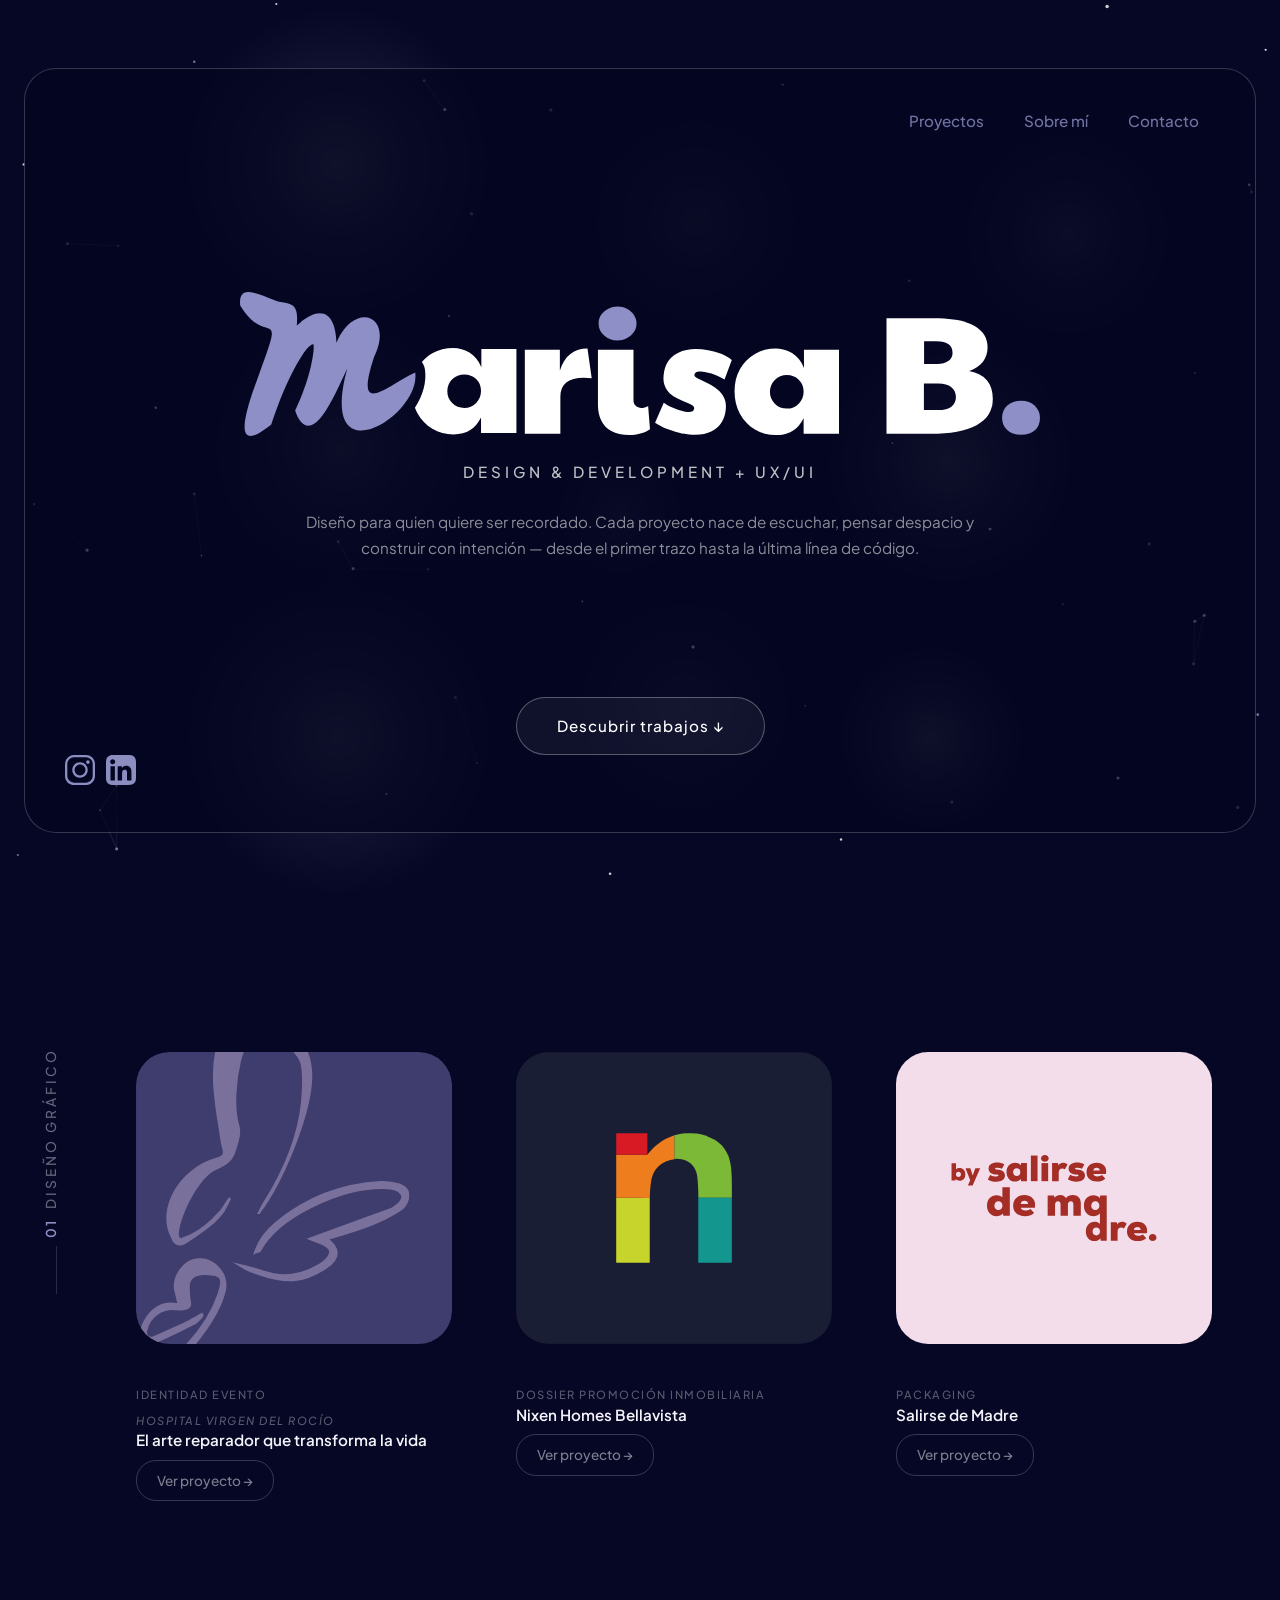
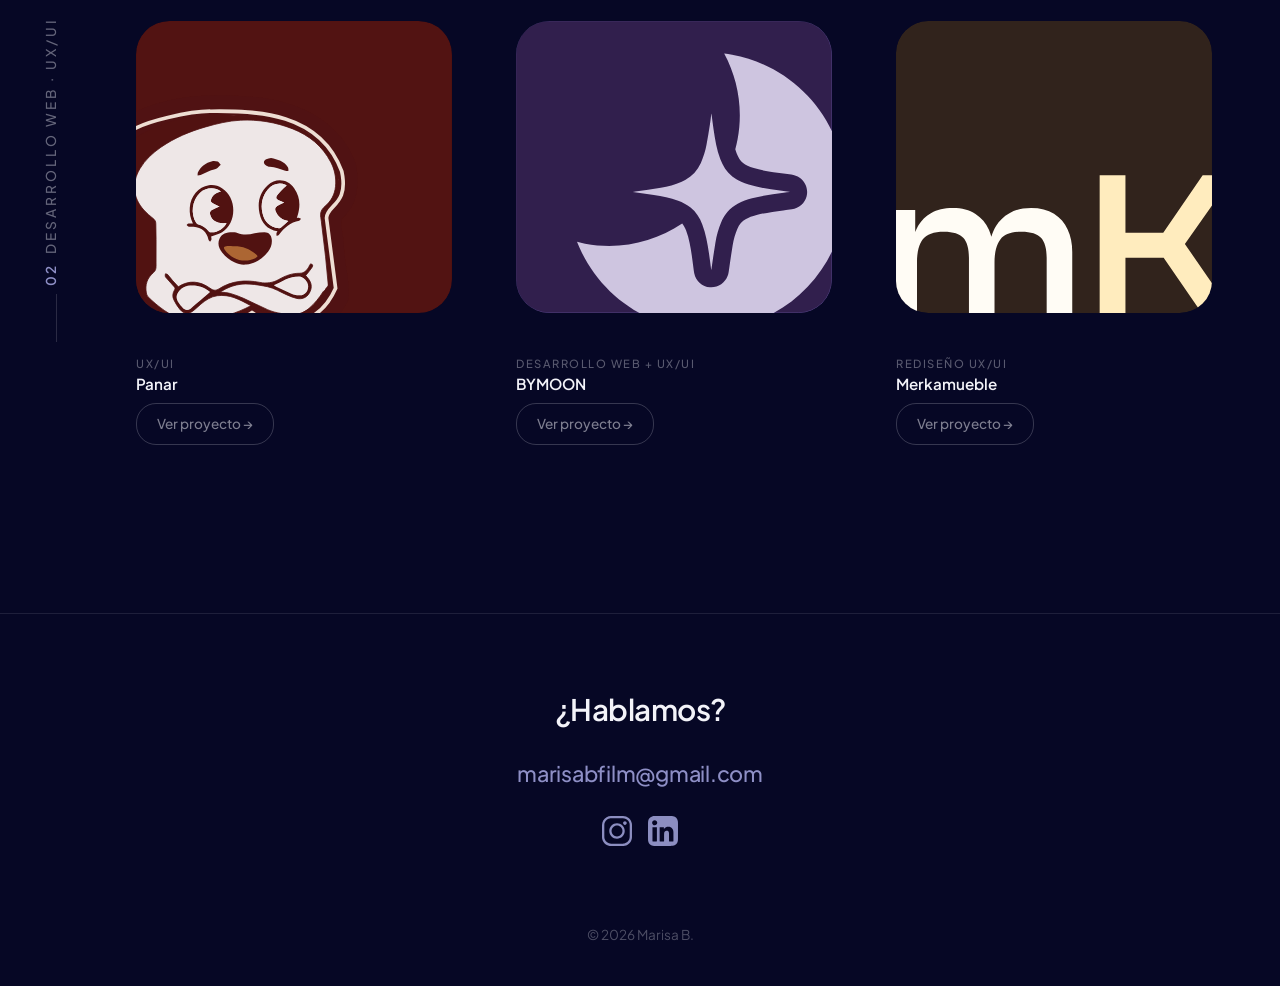
<file: index.html>
<!DOCTYPE html>
<html lang="es">

<head>
    <meta charset="UTF-8">
    <meta name="viewport" content="width=device-width, initial-scale=1.0">
    <title>Marisa B. — Portfolio</title>
    <link rel="preconnect" href="https://fonts.googleapis.com">
    <link rel="preconnect" href="https://fonts.gstatic.com" crossorigin>
    <link
        href="https://fonts.googleapis.com/css2?family=Paytone+One&family=Plus+Jakarta+Sans:wght@400;500;600;700&display=swap"
        rel="stylesheet">
    <link rel="stylesheet" href="styles.css">
    <style>
        /* Un solo canvas cubre toda la hero-container, sin backdrop-filter penalty */
        #mainCanvas {
            position: absolute;
            inset: 0;
            width: 100%;
            height: 100%;
            z-index: 1;
            pointer-events: none;
            will-change: transform;
        }

        /* Quitar el canvas de nebula de la card (ya no existe) */
        .nebula-canvas {
            display: none;
        }
    </style>
</head>

<body>

    <nav class="sticky-nav" id="stickyNav">

        <h1>
            <a href="index.html">
                <img src="svg/mb.blancopunto.svg" alt="Marisa B." id="stickyNavLogo">
        </h1>
        </a>
        <div class="sticky-nav-links">
            <a href="#proyectos">Proyectos</a>
            <a href="sobre-mi.html">Sobre mí</a>
            <a href="contacto.html">Contacto</a>

        </div>
    </nav>

    <header class="hero-container">

        <!-- Canvas único para partículas + blobs -->
        <canvas id="mainCanvas"></canvas>

        <div class="unified-glass-card" id="glassCard">

            <div class="card-header">
                <nav class="card-nav">
                    <a href="#proyectos">Proyectos</a>
                    <a href="sobre-mi.html">Sobre mí</a>
                    <a href="contacto.html">Contacto</a>

                </nav>
            </div>

            <div class="card-body-centered">
                <div class="hero-title-mini" id="heroTitle">
                    <img src="svg/marisab.blanco.svg" alt="Marisa B." id="heroTitleImg">
                </div>

                <p class="hero-mini-desc">Design & Development + UX/UI</p>

                <p class="hero-bio">Diseño para quien quiere ser recordado. Cada proyecto nace de escuchar, pensar
                    despacio y construir
                    con intención — desde el primer trazo hasta la última línea de código.</p>

            </div>

            <div class="card-footer-simple">
                <a href="#proyectos" class="btn-discover">Descubrir trabajos ↓</a>
            </div>

            <div class="redes-nav">
                <a href="https://www.instagram.com/marisabfilm" target="_blank" rel="noopener">
                    <img src="svg/instagram.svg" alt="" width="30rem">
                </a>
                <a href="https://www.linkedin.com/in/maríaisabelbautistafernández/" target="_blank" rel="noopener">
                    <img src="svg/linkedin.svg" alt="" width="30rem">
                </a>
            </div>

        </div>
    </header>

    <main id="proyectos" class="projects-section">



        <!-- CATEGORÍA 01 -->
        <div class="category-block">
            <div class="category-label">
                <div class="category-label-inner">
                    <span class="category-index">01</span>
                    <span class="category-name">Diseño Gráfico</span>
                </div>
                <div class="category-line"></div>
            </div>


            <div class="editorial-grid">
                <a href="arte-reparador.html">
                    <article class="editorial-card editorial-card--tall">
                        <div class="editorial-image">
                            <img src="svg/artereparador.recuadro.svg" alt="">
                        </div>
                        <div class="editorial-info">
                            <span class="editorial-tag">Identidad Evento <br><em>Hospital Virgen del Rocío</em></span>
                            <h3 class="editorial-title">El arte reparador que transforma la vida</h3>

                            <a href="#" class="editorial-link">Ver proyecto →</a>
                        </div>
                    </article>
                </a>

                <a href="nixen.html">
                    <article class="editorial-card">
                        <div class="editorial-image">
                            <img src="svg/niksen.recuadro.svg" alt="">
                        </div>
                        <div class="editorial-info">
                            <span class="editorial-tag">Dossier Promoción Inmobiliaria</span>
                            <h3 class="editorial-title">Nixen Homes Bellavista</h3>

                            <a href="#" class="editorial-link">Ver proyecto →</a>
                        </div>
                    </article>
                </a>

                <a href="salirse-de-madre.html">
                    <article class="editorial-card">
                        <div class="editorial-image">
                            <img src="svg/sdm.recuadro.svg" alt="">
                        </div>
                        <div class="editorial-info">
                            <span class="editorial-tag">Packaging</span>
                            <h3 class="editorial-title">Salirse de Madre</h3>

                            <a href="#" class="editorial-link">Ver proyecto →</a>
                        </div>
                    </article>
                </a>

                <a href="eagj.html">
                    <article class="editorial-card">
                        <div class="editorial-image">
                            <img src="svg/eagj.recuadro.svg" alt="">
                        </div>
                        <div class="editorial-info">
                            <span class="editorial-tag">Folleto Estrategia Buzoneo</span>
                            <h3 class="editorial-title">Experiencias Asequibles para Gente Joven</h3>

                            <a href="#" class="editorial-link">Ver proyecto →</a>
                        </div>
                    </article>
                </a>
            </div>
        </div>

        <!-- CATEGORÍA 02 -->
        <div class="category-block m-top">
            <div class="category-label">
                <div class="category-label-inner">
                    <span class="category-index">02</span>
                    <span class="category-name">Desarrollo Web · UX/UI</span>
                </div>
                <div class="category-line"></div>
            </div>


            <div class="editorial-grid">
                <a href="panar.html">
                    <article class="editorial-card">
                        <div class="editorial-image">
                            <img src="svg/panar.recuadro.svg" alt="Panar Imagen">
                        </div>
                        <div class="editorial-info">
                            <span class="editorial-tag">UX/UI</span>
                            <h3 class="editorial-title">Panar</h3>

                            <a href="panar.html" class="editorial-link">Ver proyecto →</a>
                        </div>
                    </article>
                </a>

                <a href="bymoon.html">
                <article class="editorial-card editorial-card--tall">
                    <div class="editorial-image">
                        <img src="svg/bymoon.recuadro.svg" alt="">
                    </div>
                    <div class="editorial-info">
                        <span class="editorial-tag">Desarrollo Web + UX/UI</span>
                        <h3 class="editorial-title">BYMOON</h3>

                        <a href="#" class="editorial-link">Ver proyecto →</a>
                    </div>
                </article>
                </a>

                <a href="merkamueble.html">
                    <article class="editorial-card">
                        <div class="editorial-image">
                            <img src="svg/merkamueble.recuadro.svg" alt="">
                        </div>
                        <div class="editorial-info">
                            <span class="editorial-tag">Rediseño UX/UI</span>
                            <h3 class="editorial-title">Merkamueble</h3>

                            <a href="#" class="editorial-link">Ver proyecto →</a>
                        </div>
                    </article>
                </a>

                <a href="zara.html">
                <article class="editorial-card editorial-card--tall">
                    <div class="editorial-image">
                        <img src="svg/zara.recuadro.svg" alt="">
                    </div>
                    <div class="editorial-info">
                        <span class="editorial-tag">Rediseño UX/UI</span>
                        <h3 class="editorial-title">Zara</h3>

                        <a href="#" class="editorial-link">Ver proyecto →</a>
                    </div>
                </article>
                </a>



            </div>
        </div>

    </main>

    <footer class="main-footer" id="contacto">
        <div class="footer-contact">
            <p class="footer-contact-label">¿Hablamos?</p>
            <a href="mailto:marisabfilm@gmail.com" class="footer-contact-email">marisabfilm@gmail.com</a>
            <div class="footer-contact-links">
                <a href="https://www.instagram.com/marisabfilm" target="_blank" rel="noopener">
                    <img src="svg/instagram.svg" alt="" width="30rem">
                </a>
                <a href="https://www.linkedin.com/in/maríaisabelbautistafernández/" target="_blank" rel="noopener">
                    <img src="svg/linkedin.svg" alt="" width="30rem">
                </a>
            </div>
        </div>
        <p class="footer-copy">&copy; 2026 Marisa B.</p>
    </footer>

    <script>
        const card = document.getElementById('glassCard');
        const mainCanvas = document.getElementById('mainCanvas');
        const ctx = mainCanvas.getContext('2d');

        let W, H;

        // Redimensionar el canvas al tamaño del hero-container completo
        function resize() {
            const hero = document.querySelector('.hero-container');
            const r = hero.getBoundingClientRect();
            W = mainCanvas.width = r.width;
            H = mainCanvas.height = r.height;
        }
        resize();
        window.addEventListener('resize', resize);

        // ── Ratón ─────────────────────────────────────────────────────────────────
        // Un único listener en el hero-container para ambas animaciones
        let mouse = { x: -9999, y: -9999 };

        document.querySelector('.hero-container').addEventListener('mousemove', e => {
            const r = mainCanvas.getBoundingClientRect();
            mouse.x = e.clientX - r.left;
            mouse.y = e.clientY - r.top;
        });
        document.querySelector('.hero-container').addEventListener('mouseleave', () => {
            mouse.x = -9999;
            mouse.y = -9999;
        });

        // ── Blobs ─────────────────────────────────────────────────────────────────
        // Los blobs se dibujan en coordenadas relativas a la card
        let cardOffsetX = 0, cardOffsetY = 0;

        function updateCardOffset() {
            const heroR = document.querySelector('.hero-container').getBoundingClientRect();
            const cardR = card.getBoundingClientRect();
            cardOffsetX = cardR.left - heroR.left;
            cardOffsetY = cardR.top - heroR.top;
        }
        updateCardOffset();
        window.addEventListener('resize', updateCardOffset);

        class Blob {
            constructor(i) {
                this.r = 70 + Math.random() * 100;
                this.alpha = 0.07 + Math.random() * 0.09;
                this.alphaCur = this.alpha;
                this.vx = (Math.random() - 0.5) * 4;
                this.vy = (Math.random() - 0.5) * 4;
                const cols = 3, rows = 3;
                const col = i % cols, row = Math.floor(i / cols);
                const BW = card.offsetWidth || 800;
                const BH = card.offsetHeight || 600;
                this.x = (col + 0.2 + Math.random() * 0.6) * (BW / cols);
                this.y = (row + 0.2 + Math.random() * 0.6) * (BH / rows);
                this.pickTarget();
            }

            pickTarget() {
                const BW = card.offsetWidth || 800;
                const BH = card.offsetHeight || 600;
                const m = this.r * 0.4;
                this.tx = m + Math.random() * (BW - m * 2);
                this.ty = m + Math.random() * (BH - m * 2);
                this.timer = 80 + Math.random() * 140;
            }

            update() {
                const BW = card.offsetWidth || 800;
                const BH = card.offsetHeight || 600;
                if (--this.timer <= 0) this.pickTarget();

                const dx = this.tx - this.x, dy = this.ty - this.y;
                const d = Math.sqrt(dx * dx + dy * dy) || 1;
                this.vx += (dx / d) * 0.14;
                this.vy += (dy / d) * 0.14;

                blobs.forEach(other => {
                    if (other === this) return;
                    const ox = this.x - other.x, oy = this.y - other.y;
                    const od = Math.sqrt(ox * ox + oy * oy) || 1;
                    const minDist = this.r + other.r;
                    if (od < minDist) {
                        const f = (1 - od / minDist) * 0.6;
                        this.vx += (ox / od) * f;
                        this.vy += (oy / od) * f;
                    }
                });

                // El ratón en coordenadas de la card
                const mx = this.x - (mouse.x - cardOffsetX);
                const my = this.y - (mouse.y - cardOffsetY);
                const md = Math.sqrt(mx * mx + my * my) || 1;
                if (md < 220) {
                    const f = (1 - md / 220) * 4.5;
                    this.vx += (mx / md) * f;
                    this.vy += (my / md) * f;
                    this.alphaCur += (this.alpha * 0.15 - this.alphaCur) * 0.08;
                } else {
                    this.alphaCur += (this.alpha - this.alphaCur) * 0.05;
                }

                this.vx *= 0.90;
                this.vy *= 0.90;

                const spd = Math.sqrt(this.vx * this.vx + this.vy * this.vy);
                const MAX = 5.5;
                if (spd > MAX) { this.vx = this.vx / spd * MAX; this.vy = this.vy / spd * MAX; }

                this.x += this.vx;
                this.y += this.vy;

                const m = this.r * 0.3;
                if (this.x < m) this.vx += 0.8;
                if (this.x > BW - m) this.vx -= 0.8;
                if (this.y < m) this.vy += 0.8;
                if (this.y > BH - m) this.vy -= 0.8;
            }

            draw() {
                // Dibujar con offset para que queden dentro de la card
                const cx = this.x + cardOffsetX;
                const cy = this.y + cardOffsetY;
                const g = ctx.createRadialGradient(cx, cy, 0, cx, cy, this.r);
                g.addColorStop(0, `rgba(255,255,255,${this.alphaCur})`);
                g.addColorStop(0.45, `rgba(255,255,255,${this.alphaCur * 0.4})`);
                g.addColorStop(1, 'rgba(255,255,255,0)');
                ctx.beginPath();
                ctx.arc(cx, cy, this.r, 0, Math.PI * 2);
                ctx.fillStyle = g;
                ctx.fill();
            }
        }

        const blobs = Array.from({ length: 9 }, (_, i) => new Blob(i));

        // ── Partículas ────────────────────────────────────────────────────────────
        const COLORS = ['rgba(255,255,255,', 'rgba(142,143,198,'];

        class Particle {
            constructor() { this.reset(); }

            reset() {
                this.x = Math.random() * (W || 800);
                this.y = Math.random() * (H || 600);
                this.vx = (Math.random() - 0.5) * 0.4;
                this.vy = (Math.random() - 0.5) * 0.4;
                this.r = 0.8 + Math.random() * 1;
                this.color = COLORS[Math.floor(Math.random() * COLORS.length)];
                this.baseVx = this.vx;
                this.baseVy = this.vy;
            }

            update() {
                const dx = this.x - mouse.x;
                const dy = this.y - mouse.y;
                const dist = Math.sqrt(dx * dx + dy * dy);
                const REPULSE = 120;
                if (dist < REPULSE && dist > 0) {
                    const f = (1 - dist / REPULSE) * 3;
                    this.vx += (dx / dist) * f;
                    this.vy += (dy / dist) * f;
                }

                this.vx += (this.baseVx - this.vx) * 0.03;
                this.vy += (this.baseVy - this.vy) * 0.03;

                const spd = Math.sqrt(this.vx * this.vx + this.vy * this.vy);
                const MAX = 4;
                if (spd > MAX) { this.vx = this.vx / spd * MAX; this.vy = this.vy / spd * MAX; }

                this.x += this.vx;
                this.y += this.vy;

                if (this.x < 0) this.x = W;
                if (this.x > W) this.x = 0;
                if (this.y < 0) this.y = H;
                if (this.y > H) this.y = 0;
            }

            draw() {
                ctx.beginPath();
                ctx.arc(this.x, this.y, this.r, 0, Math.PI * 2);
                ctx.fillStyle = this.color + '0.8)';
                ctx.fill();
            }
        }

        const particles = Array.from({ length: 50 }, () => new Particle());
        const MAX_DIST = 100;
        const MAX_DIST2 = MAX_DIST * MAX_DIST;

        // ── Loop único ────────────────────────────────────────────────────────────
        (function masterLoop() {
            ctx.clearRect(0, 0, W, H);

            // Blobs (dentro de la card)
            blobs.forEach(b => { b.update(); b.draw(); });

            // Líneas entre partículas
            ctx.lineWidth = 0.8;
            for (let i = 0; i < particles.length; i++) {
                for (let j = i + 1; j < particles.length; j++) {
                    const dx = particles[i].x - particles[j].x;
                    const dy = particles[i].y - particles[j].y;
                    const d2 = dx * dx + dy * dy;
                    if (d2 < MAX_DIST2) {
                        const alpha = (1 - Math.sqrt(d2) / MAX_DIST) * 0.35;
                        ctx.beginPath();
                        ctx.moveTo(particles[i].x, particles[i].y);
                        ctx.lineTo(particles[j].x, particles[j].y);
                        ctx.strokeStyle = `rgba(180,180,220,${alpha})`;
                        ctx.stroke();
                    }
                }
            }
            particles.forEach(p => { p.update(); p.draw(); });

            requestAnimationFrame(masterLoop);
        })();

        // ── Vuelo del título al nav ───────────────────────────────────────────────
        const heroTitleEl = document.getElementById('heroTitle');
        const heroTitleImg = document.getElementById('heroTitleImg');
        const stickyNav = document.getElementById('stickyNav');
        const stickyLogo = document.getElementById('stickyNavLogo');

        let flightDone = false;

        function flyTitle() {
            if (flightDone) return;
            if (window.scrollY < 60) {
                heroTitleImg.style.opacity = '1';
                return;
            }
            flightDone = true;
            const fromRect = heroTitleEl.getBoundingClientRect();
            stickyNav.classList.add('visible');
            requestAnimationFrame(() => {
                const toRect = stickyLogo.getBoundingClientRect();
                const scale = Math.min(toRect.width / fromRect.width, toRect.height / fromRect.height);
                const clone = document.createElement('img');
                clone.src = heroTitleImg.src;
                clone.style.cssText = `
                    position: fixed;
                    top: ${fromRect.top}px;
                    left: ${fromRect.left}px;
                    width: ${fromRect.width}px;
                    height: ${fromRect.height}px;
                    transform-origin: top left;
                    transition: transform 0.65s cubic-bezier(0.4,0,0.2,1), opacity 0.4s ease;
                    pointer-events: none;
                    z-index: 9999;
                    opacity: 1;
                `;
                document.body.appendChild(clone);
                heroTitleImg.style.opacity = '0';
                const tx = toRect.left - fromRect.left;
                const ty = toRect.top - fromRect.top + (toRect.height - fromRect.height * scale) / 2;
                requestAnimationFrame(() => {
                    clone.style.transform = `translate(${tx}px, ${ty}px) scale(${scale})`;
                    clone.style.opacity = '0';
                });
                clone.addEventListener('transitionend', () => {
                    stickyLogo.classList.add('landed');
                    clone.remove();
                }, { once: true });
            });
        }

        function resetFlight() {
            if (!flightDone) return;
            if (window.scrollY < 30) {
                flightDone = false;
                heroTitleImg.style.opacity = '1';
                stickyNav.classList.remove('visible');
                stickyLogo.classList.remove('landed');
            }
        }

        function fadeHero() {
            const scrollY = window.scrollY;
            const maxScroll = 300;
            const opacity = Math.max(0, 1 - scrollY / maxScroll);
            card.style.opacity = opacity;
            mainCanvas.style.opacity = opacity;
        }

        window.addEventListener('scroll', () => {
            flyTitle();
            resetFlight();
            fadeHero();
        }, { passive: true });

        // ── Light mode al llegar a proyectos ─────────────────────────────────────
        const proyectosSection = document.getElementById('proyectos');
        const observer = new IntersectionObserver(([entry]) => {
            document.body.classList.toggle('light-mode', entry.isIntersecting);
        }, { threshold: 0.15 });
        observer.observe(proyectosSection);
    </script>

</body>

</html>
</file>
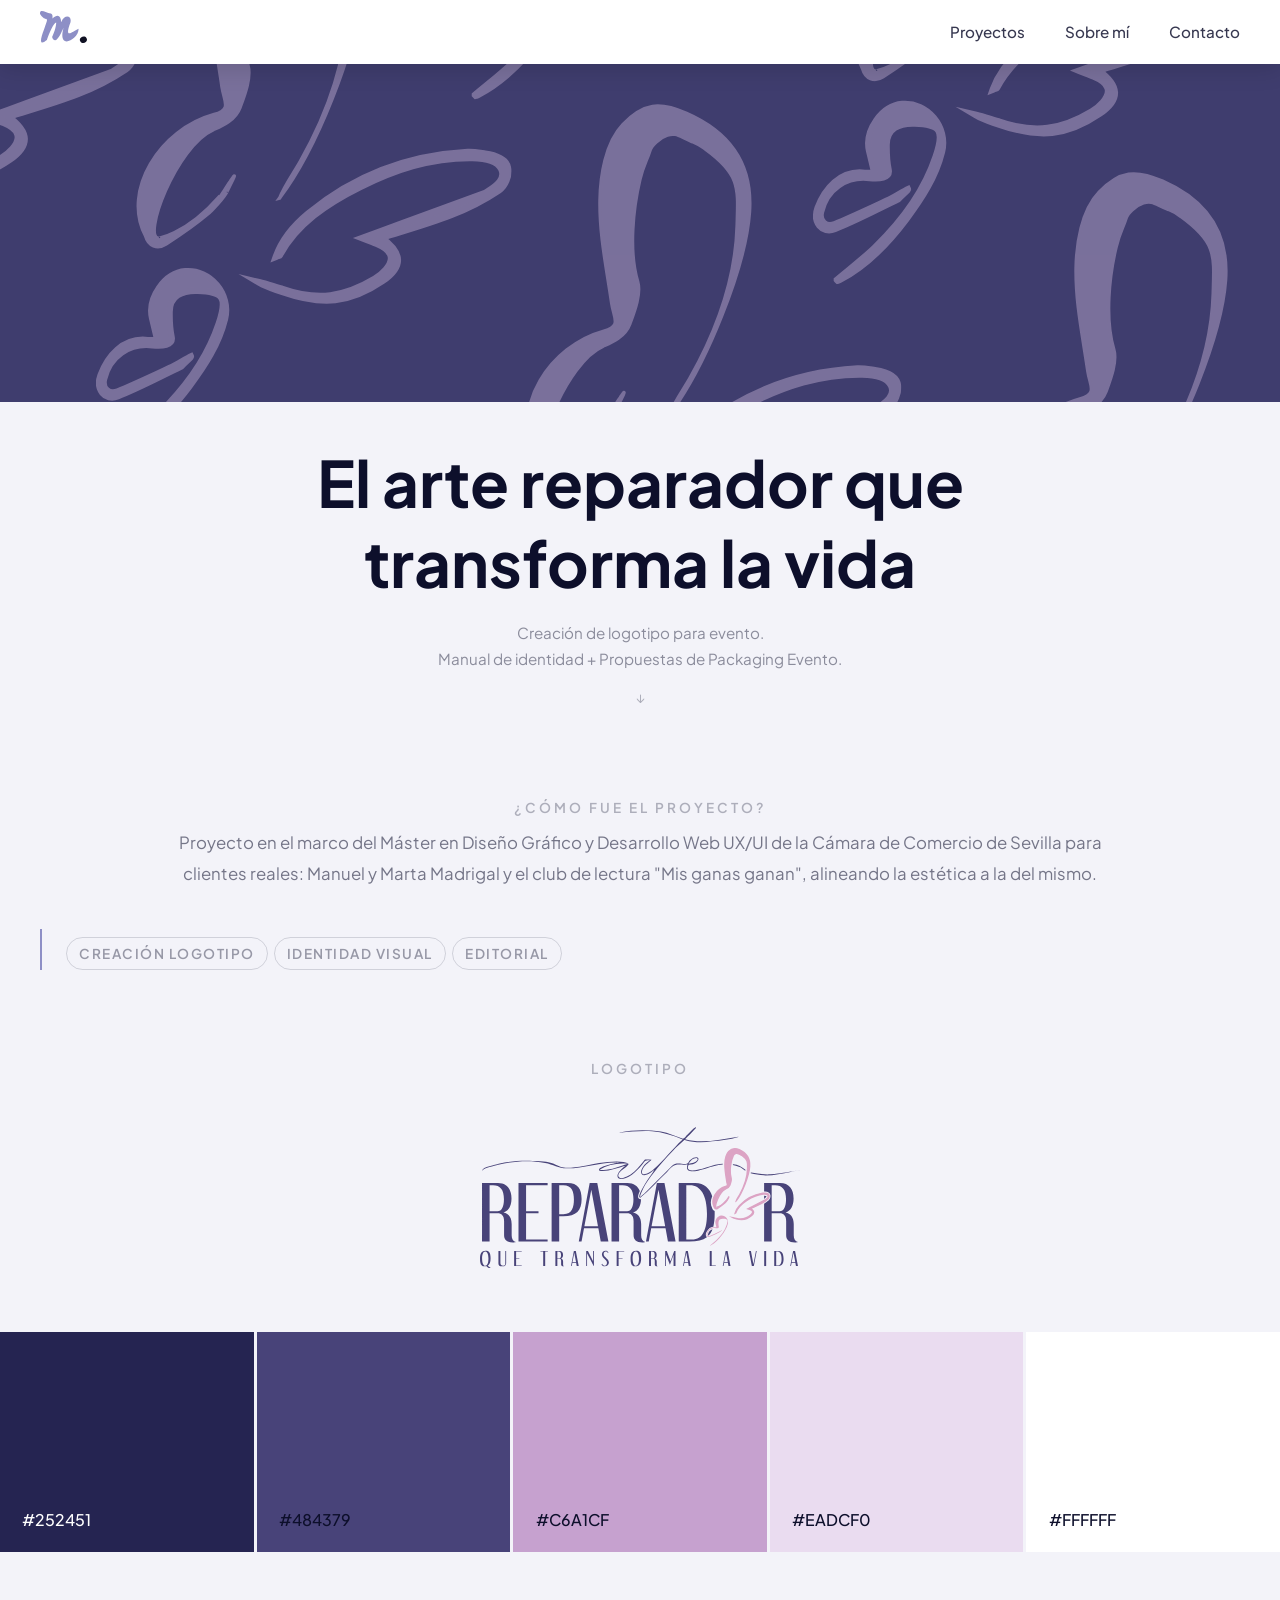
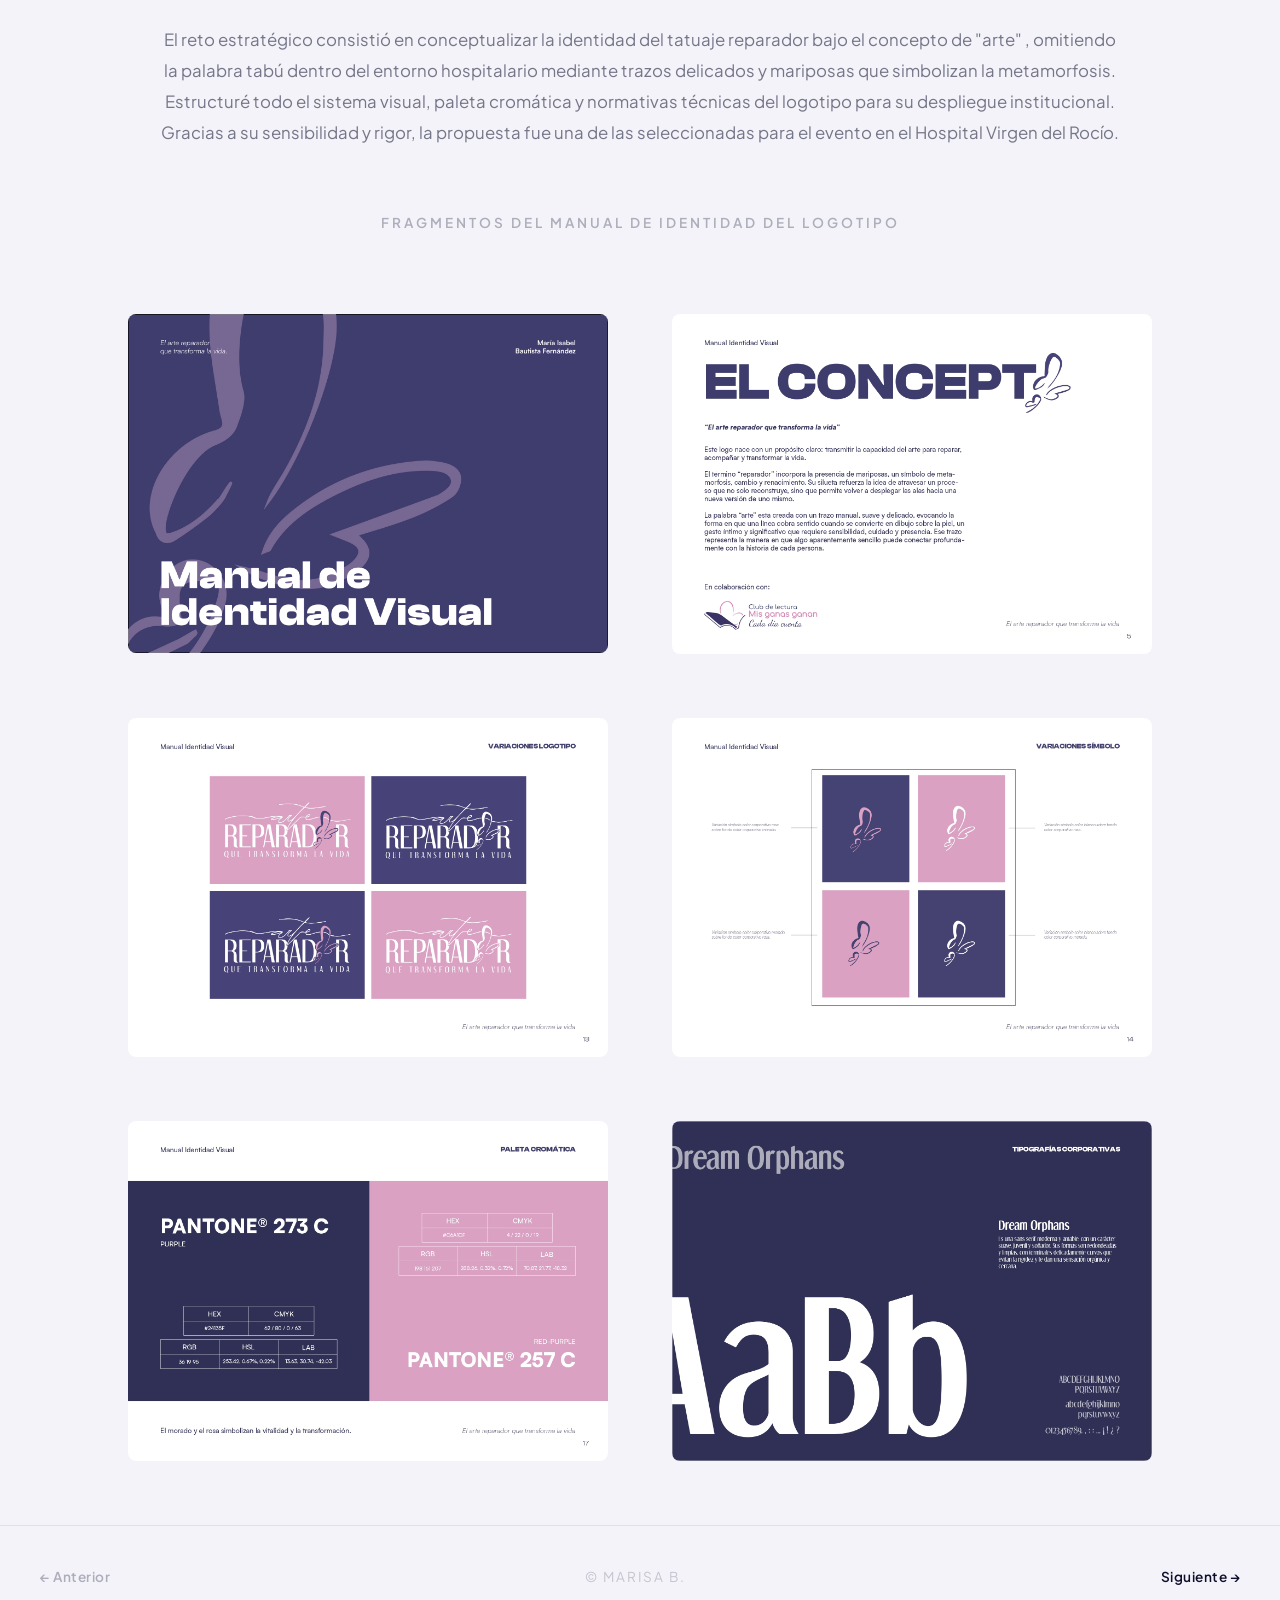
<file: arte-reparador.html>
<!DOCTYPE html>
<html lang="es">

<head>
    <meta charset="UTF-8">
    <meta name="viewport" content="width=device-width, initial-scale=1.0">
    <title>Proyecto — Marisa B.</title>
    <link rel="preconnect" href="https://fonts.googleapis.com">
    <link rel="preconnect" href="https://fonts.gstatic.com" crossorigin>
    <link href="https://fonts.googleapis.com/css2?family=Plus+Jakarta+Sans:wght@400;500;600;700&display=swap"
        rel="stylesheet">
    <link rel="stylesheet" href="styles.css">
    <link rel="stylesheet" href="proyecto-detalle.css">
</head>

<body class="project-page">

    <nav class="sticky-nav">
        <h1>
            <a href="index.html">
                <img src="svg/mb.lavanda.svg" alt="Marisa B." id="stickyNavLogo" class="landed">
            </a>
        </h1>
        <div class="sticky-nav-links">
            <a href="index.html">Proyectos</a>
            <a href="sobre-mi.html">Sobre mí</a>
            <a href="contacto.html">Contacto</a>
        </div>
    </nav>

    <main>

        <!-- HERO -->
        <div class="project-hero-img">

            <img src="svg/banner.arte-reparador.svg" alt="">
        </div>

        <div class="project-hero-body">
            <h2>El arte reparador que <br>transforma la vida</h2>
            <p class="project-hero-sub">Creación de logotipo para evento. <br> Manual de identidad + Propuestas de Packaging Evento.</p>
            <span class="project-scroll-hint">↓</span>
        </div>



        <!-- INTRO -->
        <div class="project-section">
            <div class="project-section-label">¿Cómo fue el proyecto?</div>
            <p>Proyecto en el marco del Máster en Diseño Gráfico y Desarrollo Web UX/UI de la
                Cámara de Comercio
                de Sevilla para clientes reales: Manuel y Marta Madrigal y el club de lectura "Mis ganas ganan", alineando la estética a la del mismo. 
                </p>
            <div class="project-rol">

                <div class="project-tags">
                    <span class="project-tag">Creación Logotipo</span>
                    <span class="project-tag">Identidad visual</span>
                    <span class="project-tag">Editorial</span>
                </div>
            </div>
        </div>

        <!-- LOGO + PERSONAJE -->
        <div class="project-brand">
            <div class="project-section-label">Logotipo</div>
            <img src="svg/arte-reparador.logotipo.svg" alt="Logotipo Panar" class="brand-logo">

        </div>

        <div class="project-panels arte-reparador-panels">
            <div class="panel panel-1 art">
                <p>#252451</p>
            </div>
            <div class="panel panel-2 art">
                <p>#484379</p>
            </div>
            <div class="panel panel-3 art">
                <p>#C6A1CF</p>
            </div>
            <div class="panel panel-4 art">
                <p>#EADCF0</p>
            </div>
            <div class="panel panel-5 art">
                <p>#FFFFFF</p>
            </div>
        </div>


        <div class="project-section last">

            <p>El reto
            estratégico consistió en conceptualizar la identidad del tatuaje reparador bajo el concepto de "arte" , omitiendo la
            palabra tabú dentro del entorno hospitalario mediante trazos delicados y mariposas que simbolizan la metamorfosis.
            Estructuré todo el sistema visual, paleta cromática y normativas técnicas del logotipo para su despliegue institucional.
            Gracias a su sensibilidad y rigor, la propuesta fue una de las seleccionadas para el evento en el Hospital Virgen del
            Rocío.</p>
        </div>

    
        <!-- PROCESO -->
        <div class="project-section">
            <div class="project-section-label">Fragmentos del Manual de Identidad del Logotipo</div>
        </div>

       

        <!-- DUO DE IMÁGENES -->
        <div class="project-duo">
            <div class="duo-a">
                <img src="jpg/pag-0.jpg" alt="Detalle principal">
            </div>
            
            <div class="duo-a">
                <img src="jpg/pag-1.jpg" alt="Detalle principal">
            </div>
        </div>

        <div class="project-duo">
            <div class="duo-a">
                <img src="jpg/pag-2.jpg" alt="Detalle principal">
            </div>
        
            <div class="duo-a">
                <img src="jpg/pag-3.jpg" alt="Detalle principal">
            </div>
        </div>

        <div class="project-duo">
            <div class="duo-a">
                <img src="jpg/pag-4.jpg" alt="Detalle principal">
            </div>

            <div class="duo-a">
                <img src="jpg/pag-5.jpg" alt="Detalle principal">
            </div>
        </div>


        <!-- NAVEGACIÓN -->
        <div class="project-nav">
            <a href="#" class="project-nav-link">← Anterior</a>
            <span class="project-nav-index">&copy; Marisa B.</span>
            <a href="nixen.html" class="project-nav-link next">Siguiente →</a>
        </div>

    </main>

</body>

</html>
</file>
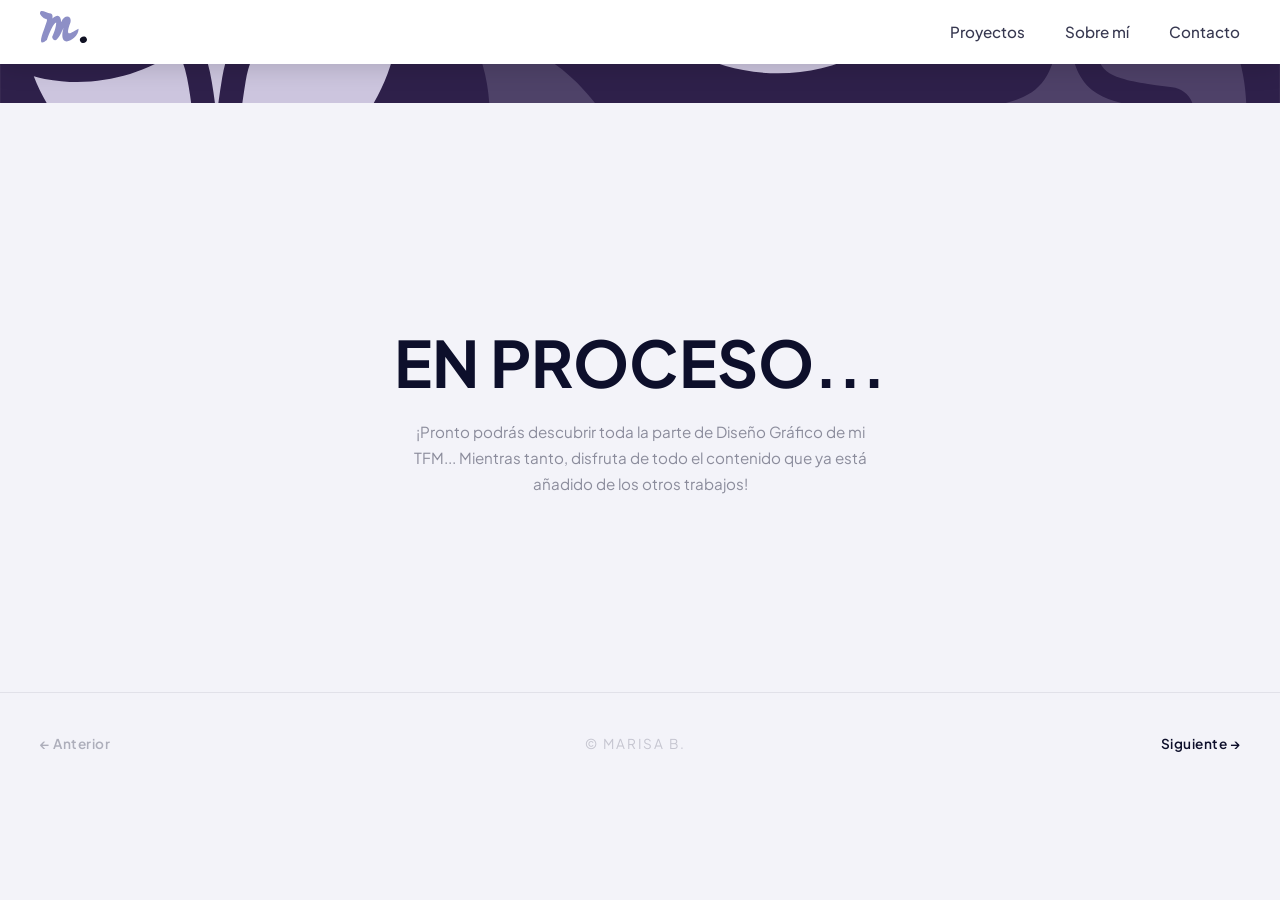
<file: bymoon-graphic.html>
<!DOCTYPE html>
<html lang="es">

<head>
    <meta charset="UTF-8">
    <meta name="viewport" content="width=device-width, initial-scale=1.0">
    <title>Proyecto — Marisa B.</title>
    <link rel="preconnect" href="https://fonts.googleapis.com">
    <link rel="preconnect" href="https://fonts.gstatic.com" crossorigin>
    <link href="https://fonts.googleapis.com/css2?family=Plus+Jakarta+Sans:wght@400;500;600;700&display=swap"
        rel="stylesheet">
    <link rel="stylesheet" href="styles.css">
    <link rel="stylesheet" href="proyecto-detalle.css">
</head>

<body class="project-page">

    <nav class="sticky-nav">
        <h1>
            <a href="index.html">
                <img src="svg/mb.lavanda.svg" alt="Marisa B." id="stickyNavLogo" class="landed">
            </a>
        </h1>
        <div class="sticky-nav-links">
            <a href="index.html">Proyectos</a>
            <a href="sobre-mi.html">Sobre mí</a>
            <a href="contacto.html">Contacto</a>
        </div>
    </nav>

    <main>


        <!-- HERO -->
        <div class="project-hero-img">

            <img src="svg/banner.bymoon.svg" alt="">
        </div>
       <br><br><br><br><br><br><br>
        <div class="project-hero-body">
            <h2>EN PROCESO...</h2>
            <p class="project-hero-sub">¡Pronto podrás descubrir toda la parte de Diseño Gráfico de mi TFM... Mientras tanto, disfruta de todo el contenido que ya está añadido de los otros trabajos!</p>
            
        </div>


<br><br><br><br><br><br><br>

        <!-- NAVEGACIÓN -->
        <div class="project-nav">
            <a href="#" class="project-nav-link">← Anterior</a>
            <span class="project-nav-index">&copy; Marisa B.</span>
            <a href="#" class="project-nav-link next">Siguiente →</a>
        </div>

    </main>

</body>

</html>
</file>
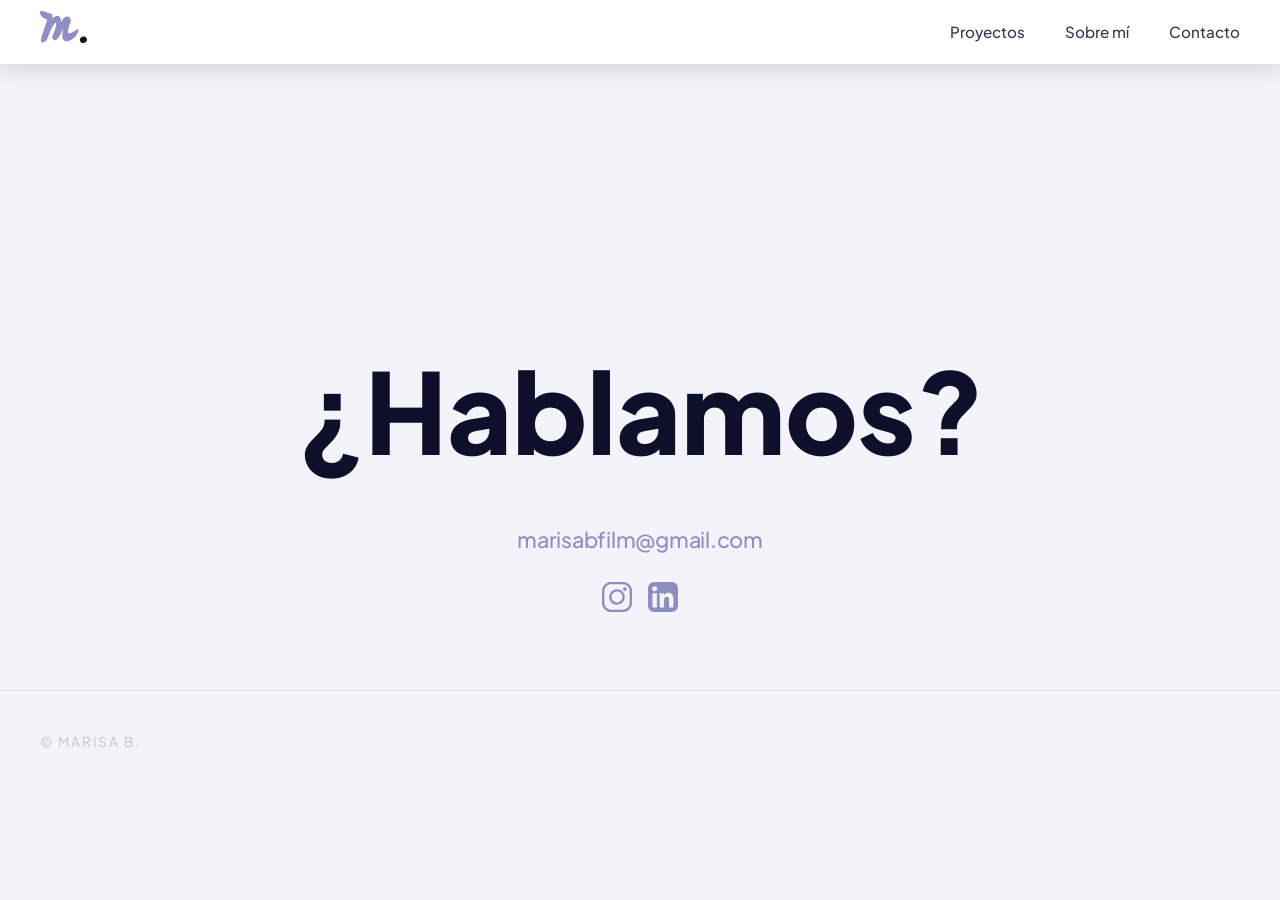
<file: contacto.html>
<!DOCTYPE html>
<html lang="es">

<head>
    <meta charset="UTF-8">
    <meta name="viewport" content="width=device-width, initial-scale=1.0">
    <title>Proyecto — Marisa B.</title>
    <link rel="preconnect" href="https://fonts.googleapis.com">
    <link rel="preconnect" href="https://fonts.gstatic.com" crossorigin>
    <link href="https://fonts.googleapis.com/css2?family=Plus+Jakarta+Sans:wght@400;500;600;700&display=swap"
        rel="stylesheet">
    <link rel="stylesheet" href="styles.css">
    <link rel="stylesheet" href="proyecto-detalle.css">
</head>

<body class="project-page">

    <nav class="sticky-nav">
        <h1>
            <a href="index.html">
                <img src="svg/mb.lavanda.svg" alt="Marisa B." id="stickyNavLogo" class="landed">
            </a>
        </h1>
        <div class="sticky-nav-links">
            <a href="index.html">Proyectos</a>
            <a href="sobre-mi.html">Sobre mí</a>
            <a href="contacto.html">Contacto</a>
        </div>
    </nav>

    <main>

<div class="footer-contact contacto">
    <p class="pregunta-contacto">¿Hablamos?</p>
    <a href="mailto:marisabfilm@gmail.com" class="footer-contact-email">marisabfilm@gmail.com</a>
    <div class="footer-contact-links">
        <a href="https://www.instagram.com/marisabfilm" target="_blank" rel="noopener">
            <img src="svg/instagram.svg" alt="" width="30rem">
        </a>
        <a href="https://www.linkedin.com/in/maríaisabelbautistafernández/" target="_blank" rel="noopener">
            <img src="svg/linkedin.svg" alt="" width="30rem">
        </a>
    </div>
</div>


        <div class="project-nav"><span class="project-nav-index">&copy; Marisa B.</span></div>


    </main>

</body>

</html>
</file>
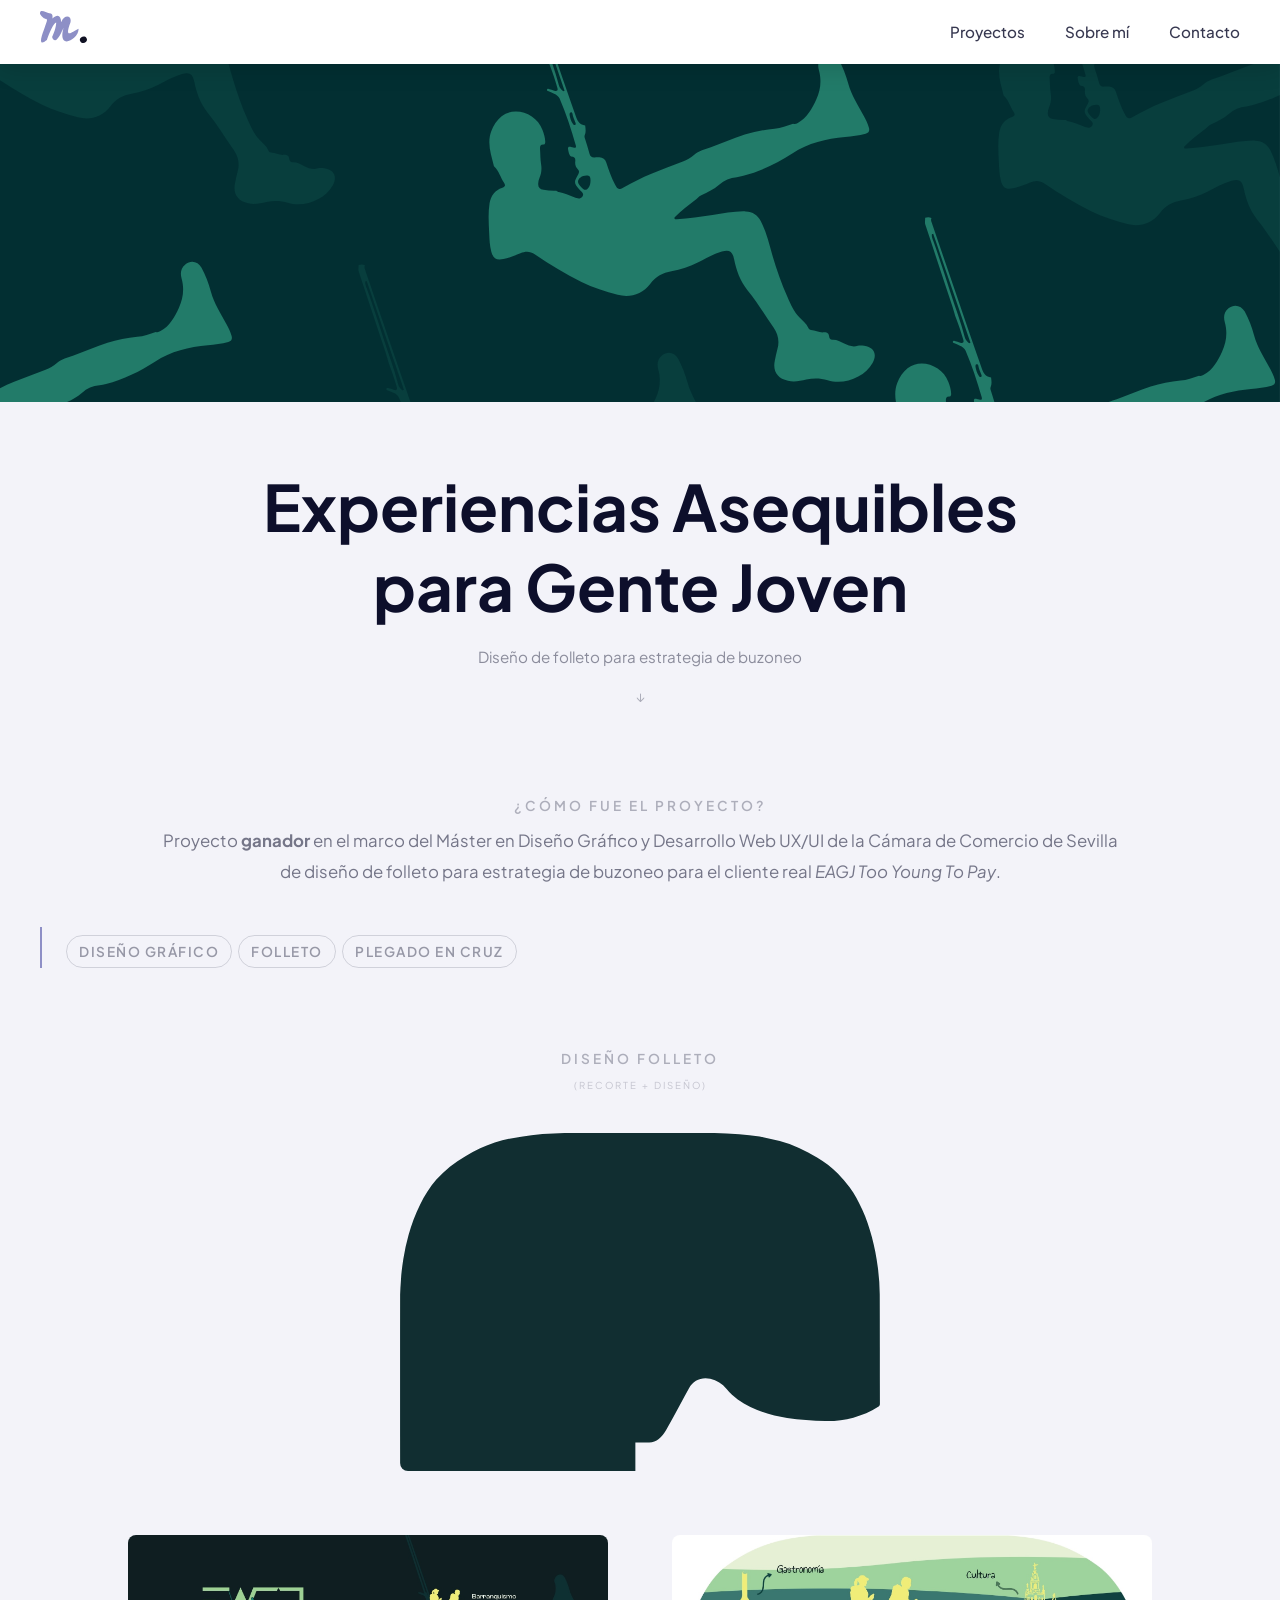
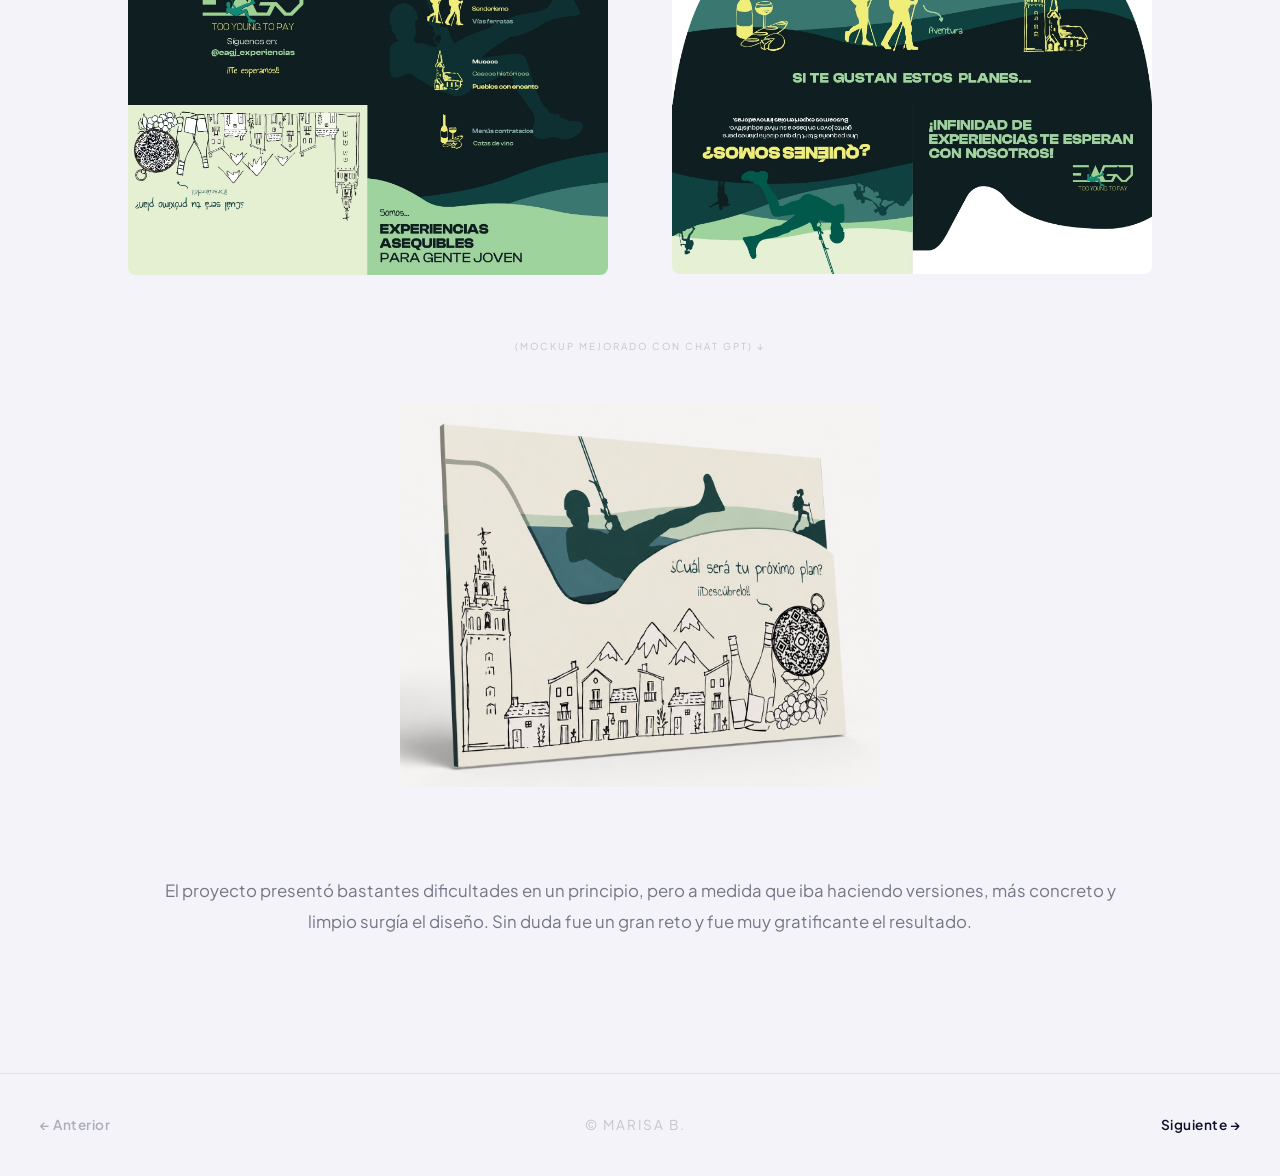
<file: eagj.html>
<!DOCTYPE html>
<html lang="es">

<head>
    <meta charset="UTF-8">
    <meta name="viewport" content="width=device-width, initial-scale=1.0">
    <title>Proyecto — Marisa B.</title>
    <link rel="preconnect" href="https://fonts.googleapis.com">
    <link rel="preconnect" href="https://fonts.gstatic.com" crossorigin>
    <link href="https://fonts.googleapis.com/css2?family=Plus+Jakarta+Sans:wght@400;500;600;700&display=swap"
        rel="stylesheet">
    <link rel="stylesheet" href="styles.css">
    <link rel="stylesheet" href="proyecto-detalle.css">
</head>

<body class="project-page">

<nav class="sticky-nav">
    <h1>
        <a href="index.html">
            <img src="svg/mb.lavanda.svg" alt="Marisa B." id="stickyNavLogo" class="landed">
        </a>
    </h1>
    <div class="sticky-nav-links">
        <a href="index.html">Proyectos</a>
        <a href="sobre-mi.html">Sobre mí</a>
        <a href="contacto.html">Contacto</a>
    </div>
</nav>

    <main>

        <!-- HERO -->
        <div class="project-hero-img">

            <img src="svg/banner.eagj.svg" alt="">
        </div>

        <div class="project-hero-body eagj-titulo">
            <h2>Experiencias Asequibles <br>para Gente Joven</h2>
            <p class="project-hero-sub">Diseño de folleto para estrategia de buzoneo</p>
            <span class="project-scroll-hint">↓</span>
        </div>



        <!-- INTRO -->
        <div class="project-section">
            <div class="project-section-label">¿Cómo fue el proyecto?</div>
            <p>Proyecto <strong>ganador</strong> en el marco del Máster en Diseño Gráfico y Desarrollo Web UX/UI de la
                Cámara de Comercio
                de Sevilla de diseño de folleto para estrategia de buzoneo para el cliente real <em>EAGJ Too Young To
                    Pay</em>.
            </p>

            <div class="project-rol nixen-tag">

                <div class="project-tags">
                    <span class="project-tag">Diseño Gráfico</span>
                    <span class="project-tag ">Folleto</span>
                    <span class="project-tag ">Plegado en cruz</span>
                </div>
            </div>
        </div>




        <!-- PROCESO -->
        <div class="project-section">
            <div class="project-section-label">Diseño Folleto</div>
            <span class="project-nav-index sdm-parentesis">(Recorte + Diseño)</span>
        </div>



        <div class="project-duo margin-eagj">
            <div class="duo-a">
                <img src="svg/recorte.eagj.svg" alt="Detalle principal">
            </div>

        </div>

        <div class="project-duo">
            <div class="duo-a">
                <img src="jpg/eagj/pag-1.jpg" alt="Detalle principal">
            </div>

            <div class="duo-a">
                <img src="jpg/eagj/pag-2.jpg" alt="Detalle principal">
            </div>
        </div>

        <span class="project-nav-index sdm-parentesis center-eagj">(Mockup mejorado con Chat GPT) ↓</span>

        <div class="project-duo">

            <div class="duo-a">
                <img src="jpg/eagj/mockup-folleto.png" alt="Detalle principal">
            </div>

        </div>



        <div class="project-section last-niksen">

            <p>El proyecto presentó bastantes dificultades en un principio, pero a medida que iba haciendo versiones, más concreto y limpio surgía el diseño. Sin duda fue un gran reto y fue muy gratificante el resultado.
            </p>
        </div>


        <!-- NAVEGACIÓN -->
        <div class="project-nav">
            <a href="salirse-de-madre.html" class="project-nav-link">← Anterior</a>
            <span class="project-nav-index">&copy; Marisa B.</span>
            <a href="#" class="project-nav-link next">Siguiente →</a>
        </div>

    </main>

</body>

</html>
</file>
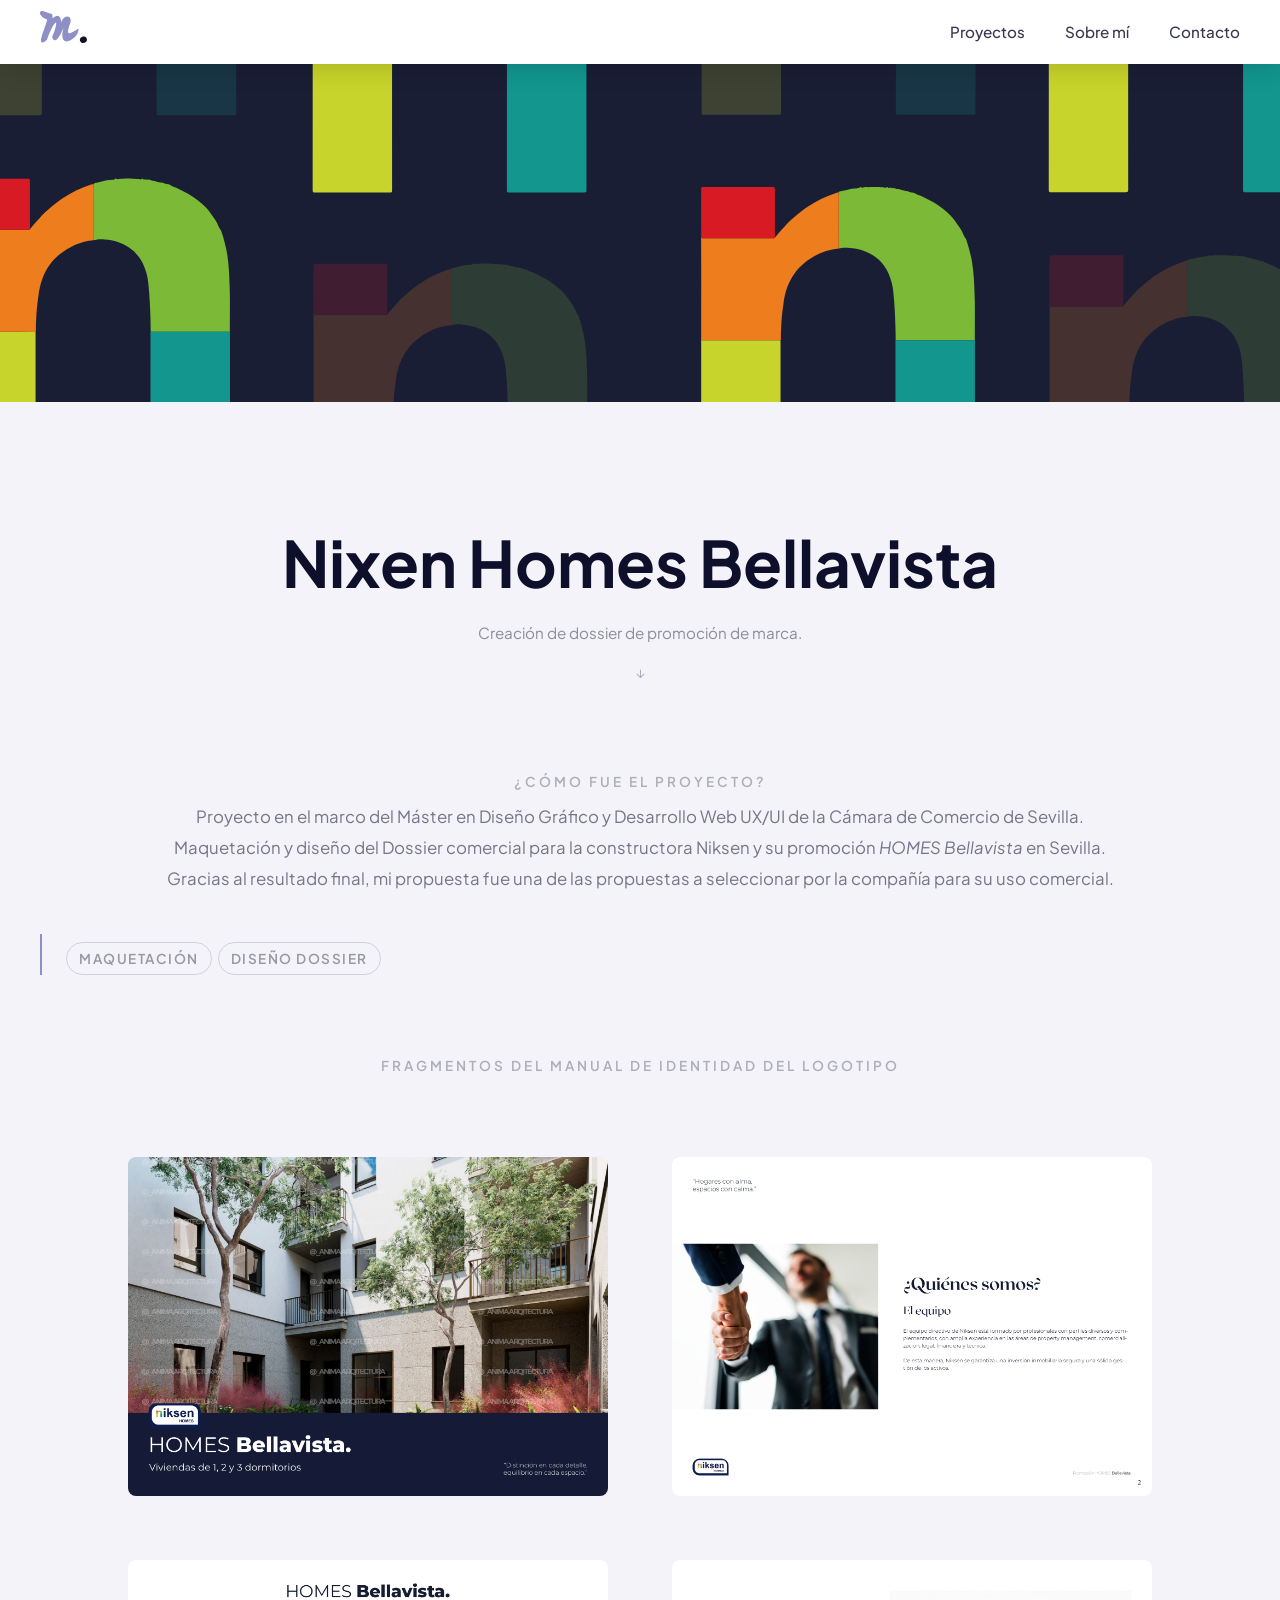
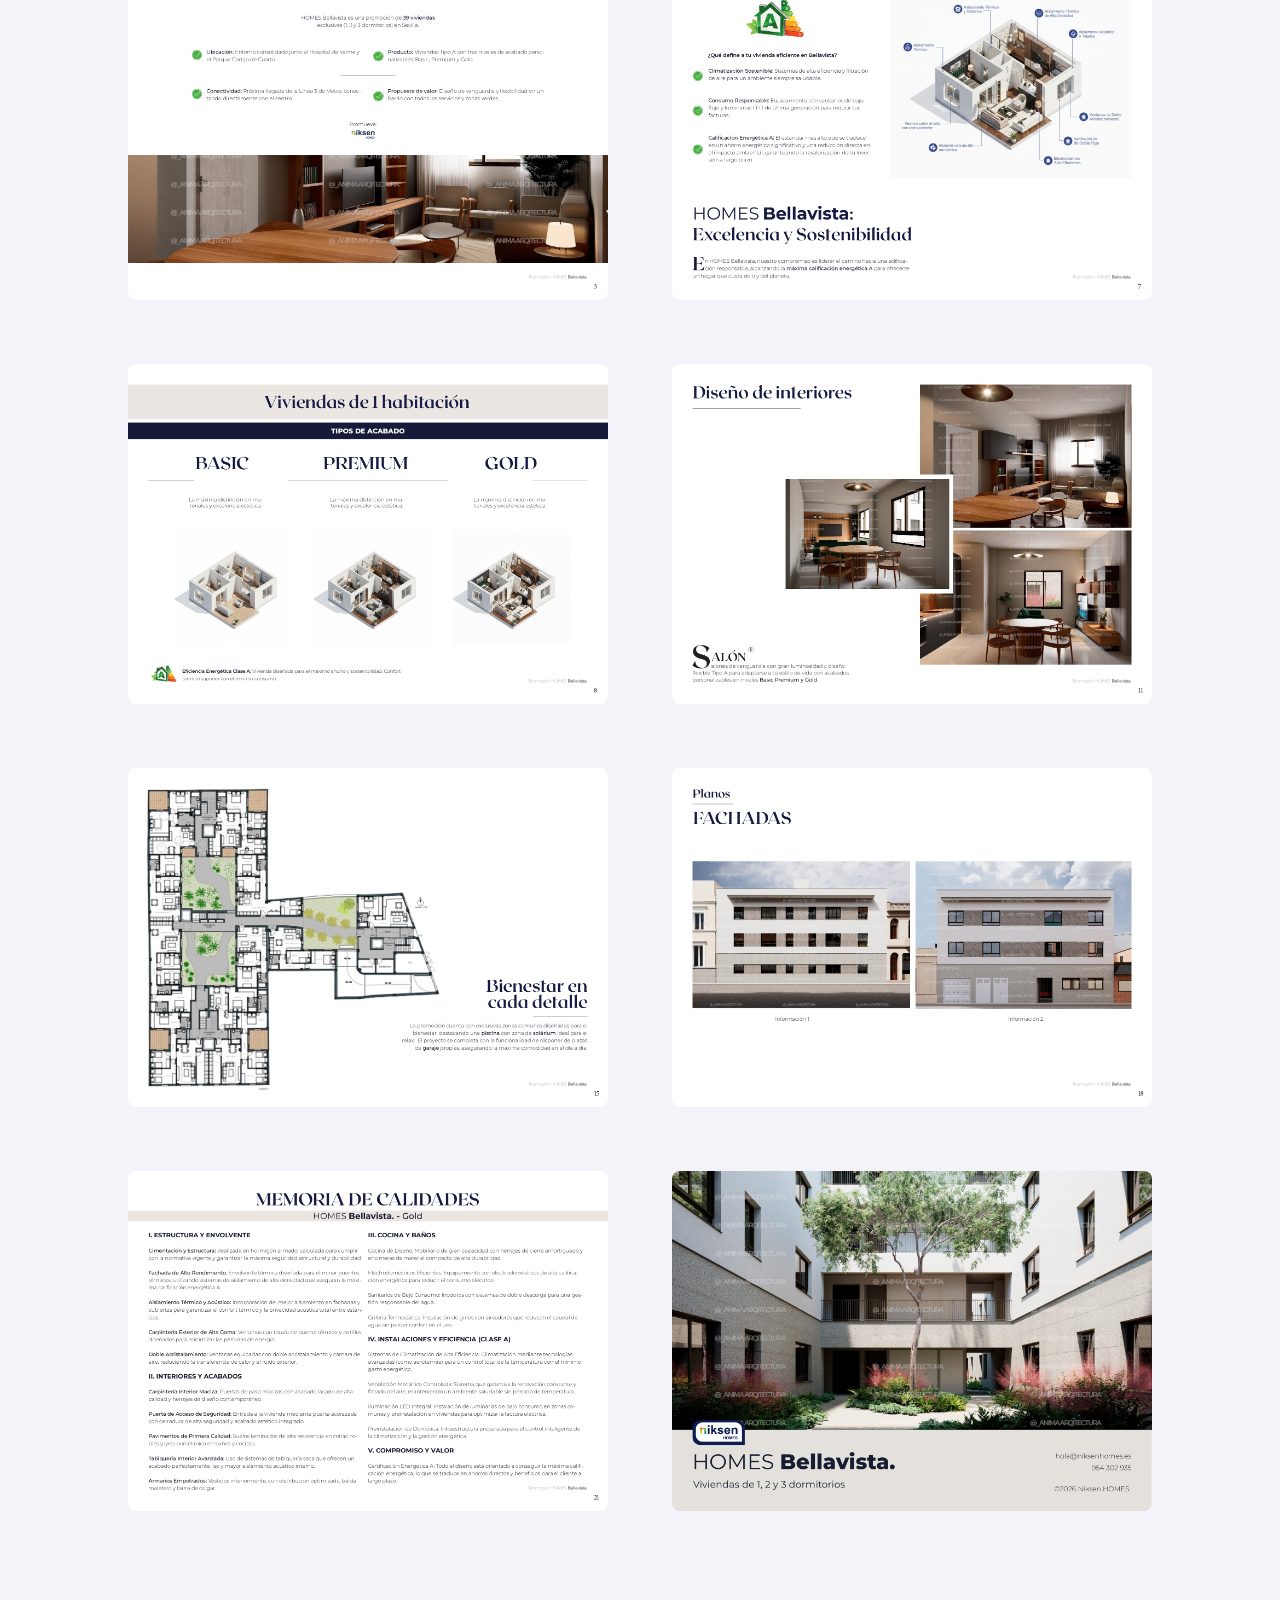
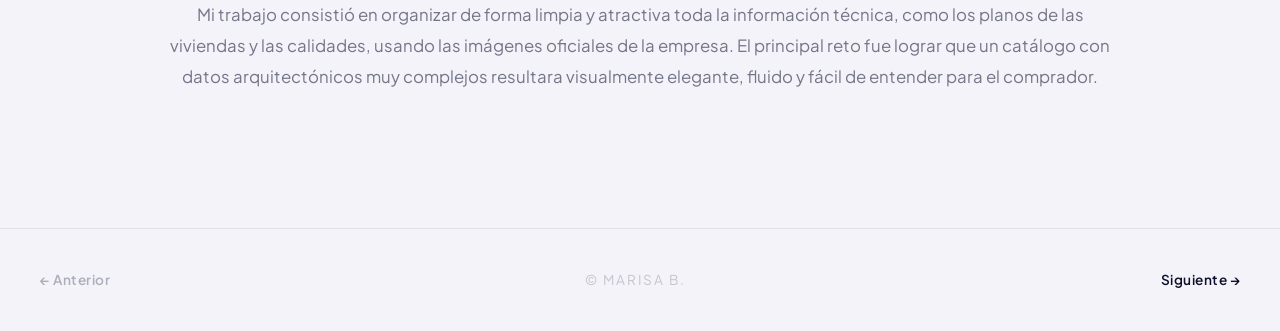
<file: nixen.html>
<!DOCTYPE html>
<html lang="es">

<head>
    <meta charset="UTF-8">
    <meta name="viewport" content="width=device-width, initial-scale=1.0">
    <title>Proyecto — Marisa B.</title>
    <link rel="preconnect" href="https://fonts.googleapis.com">
    <link rel="preconnect" href="https://fonts.gstatic.com" crossorigin>
    <link href="https://fonts.googleapis.com/css2?family=Plus+Jakarta+Sans:wght@400;500;600;700&display=swap"
        rel="stylesheet">
    <link rel="stylesheet" href="styles.css">
    <link rel="stylesheet" href="proyecto-detalle.css">
</head>

<body class="project-page">

    <nav class="sticky-nav">
        <h1>
            <a href="index.html">
                <img src="svg/mb.lavanda.svg" alt="Marisa B." id="stickyNavLogo" class="landed">
            </a>
        </h1>
        <div class="sticky-nav-links">
            <a href="index.html">Proyectos</a>
            <a href="sobre-mi.html">Sobre mí</a>
            <a href="contacto.html">Contacto</a>
        </div>
    </nav>

    <main>

        <!-- HERO -->
        <div class="project-hero-img">

            <img src="svg/banner.nixen.svg" alt="">
        </div>

        <div class="project-hero-body nixen-titulo">
            <h2>Nixen Homes Bellavista</h2>
            <p class="project-hero-sub">Creación de dossier de promoción de marca.</p>
            <span class="project-scroll-hint">↓</span>
        </div>



        <!-- INTRO -->
        <div class="project-section">
            <div class="project-section-label">¿Cómo fue el proyecto?</div>
            <p>Proyecto en el marco del Máster en Diseño Gráfico y Desarrollo Web UX/UI de la
                Cámara de Comercio
                de Sevilla. Maquetación y diseño del Dossier comercial para la constructora Niksen y su
                promoción <em>HOMES Bellavista</em> en Sevilla. Gracias al resultado final, mi propuesta fue una de las
                propuestas a seleccionar por la compañía para su uso comercial.
            </p>

            <div class="project-rol nixen-tag">

                <div class="project-tags">
                    <span class="project-tag">Maquetación</span>
                    <span class="project-tag ">Diseño Dossier</span>
                </div>
            </div>
        </div>




        <!-- PROCESO -->
        <div class="project-section">
            <div class="project-section-label">Fragmentos del Manual de Identidad del Logotipo</div>
        </div>



        <!-- DUO DE IMÁGENES -->
        <div class="project-duo">
            <div class="duo-a">
                <img src="jpg/niksen-pag-1.jpg" alt="Detalle principal">
            </div>

            <div class="duo-a">
                <img src="jpg/niksen-pag-2.jpg" alt="Detalle principal">
            </div>
        </div>

        <div class="project-duo">
            <div class="duo-a">
                <img src="jpg/niksen-pag-3.jpg" alt="Detalle principal">
            </div>

            <div class="duo-a">
                <img src="jpg/niksen-pag-4.jpg" alt="Detalle principal">
            </div>
        </div>

        <div class="project-duo">
            <div class="duo-a">
                <img src="jpg/niksen-pag-5.jpg" alt="Detalle principal">
            </div>

            <div class="duo-a">
                <img src="jpg/niksen-pag-6.jpg" alt="Detalle principal">
            </div>
        </div>

        <div class="project-duo">
            <div class="duo-a">
                <img src="jpg/niksen-pag-7.jpg" alt="Detalle principal">
            </div>

            <div class="duo-a">
                <img src="jpg/niksen-pag-8.jpg" alt="Detalle principal">
            </div>
        </div>

        <div class="project-duo">
            <div class="duo-a">
                <img src="jpg/niksen-pag-9.jpg" alt="Detalle principal">
            </div>
        
            <div class="duo-a">
                <img src="jpg/niksen-pag-10.jpg" alt="Detalle principal">
            </div>
        </div>

        <div class="project-section last-niksen">

            <p>Mi trabajo consistió en organizar de forma limpia y atractiva toda la información técnica, como los
                planos de las
                viviendas y las calidades, usando las imágenes oficiales de la empresa. El principal reto fue lograr que
                un
                catálogo con
                datos arquitectónicos muy complejos resultara visualmente elegante, fluido y fácil de entender para el
                comprador.
            </p>
        </div>


        <!-- NAVEGACIÓN -->
        <div class="project-nav">
            <a href="arte-reparador.html" class="project-nav-link">← Anterior</a>
            <span class="project-nav-index">&copy; Marisa B.</span>
            <a href="salirse-de-madre.html" class="project-nav-link next">Siguiente →</a>
        </div>

    </main>

</body>

</html>
</file>
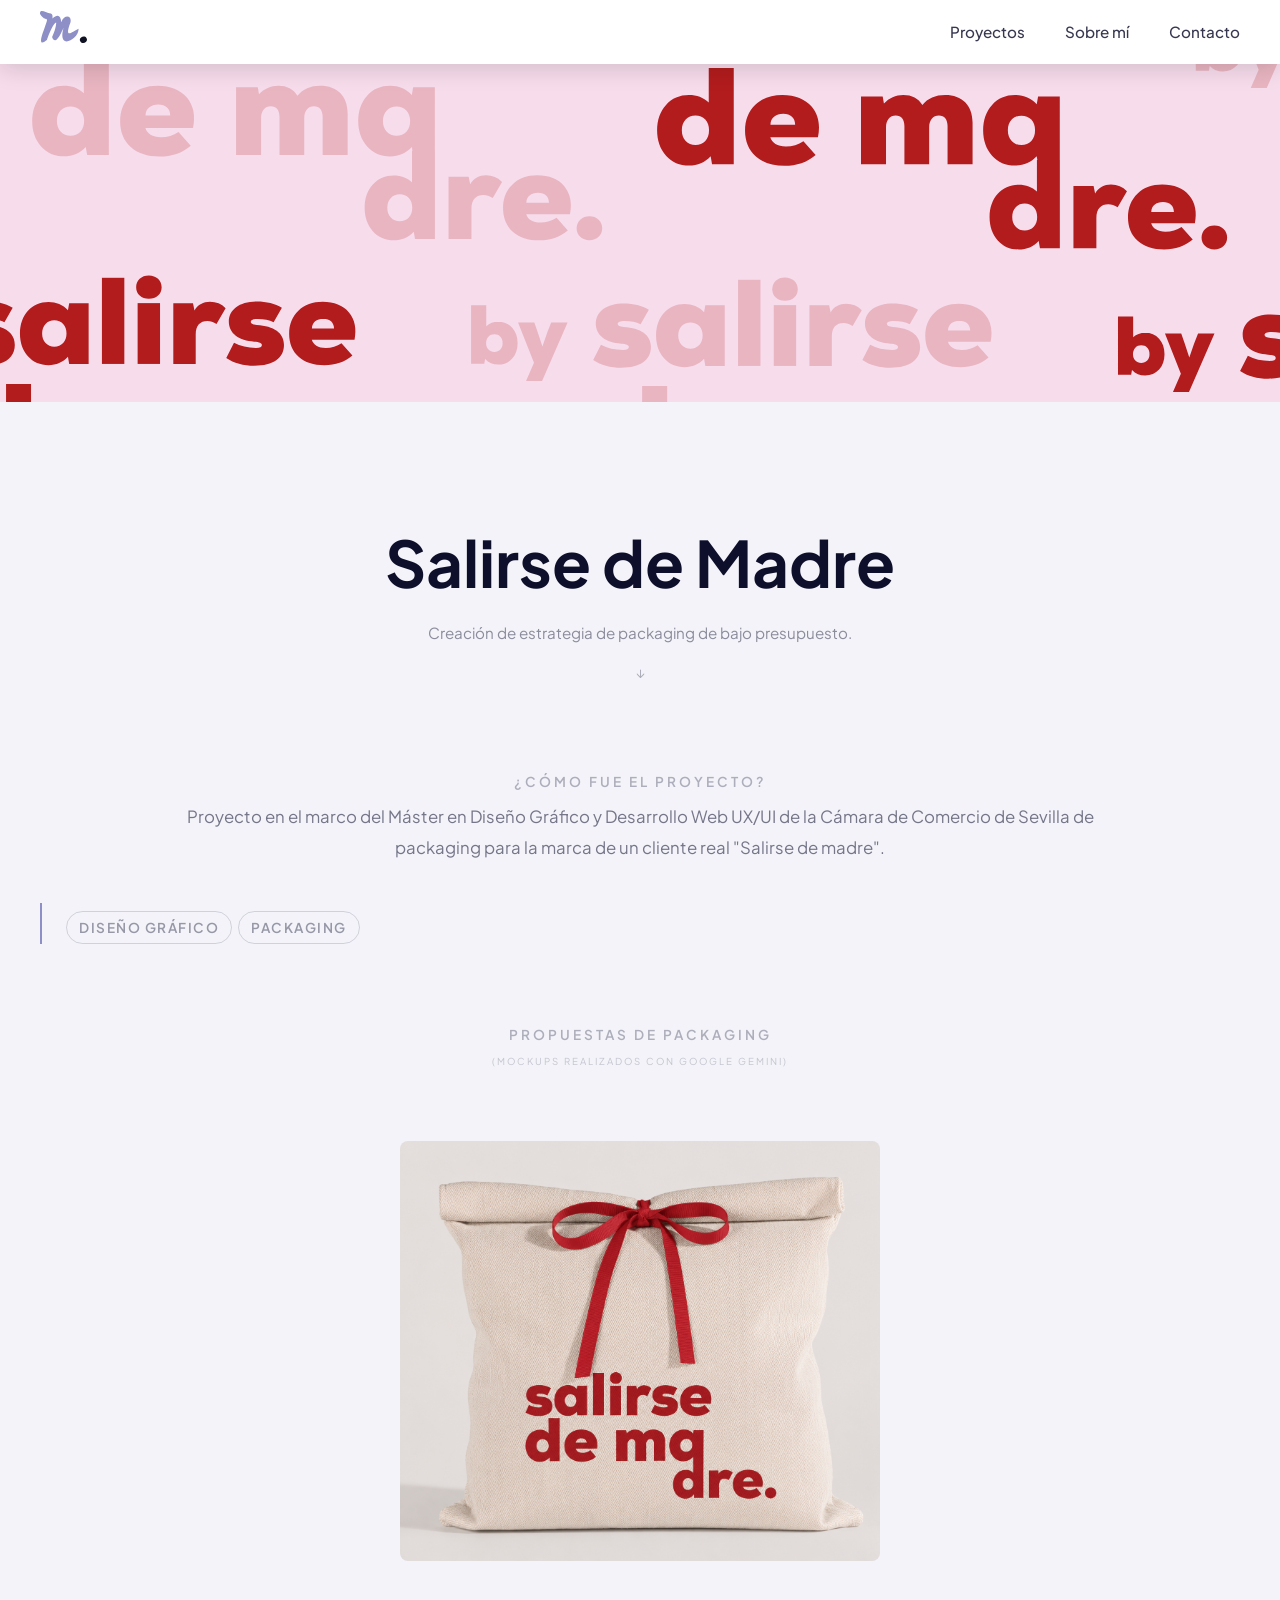
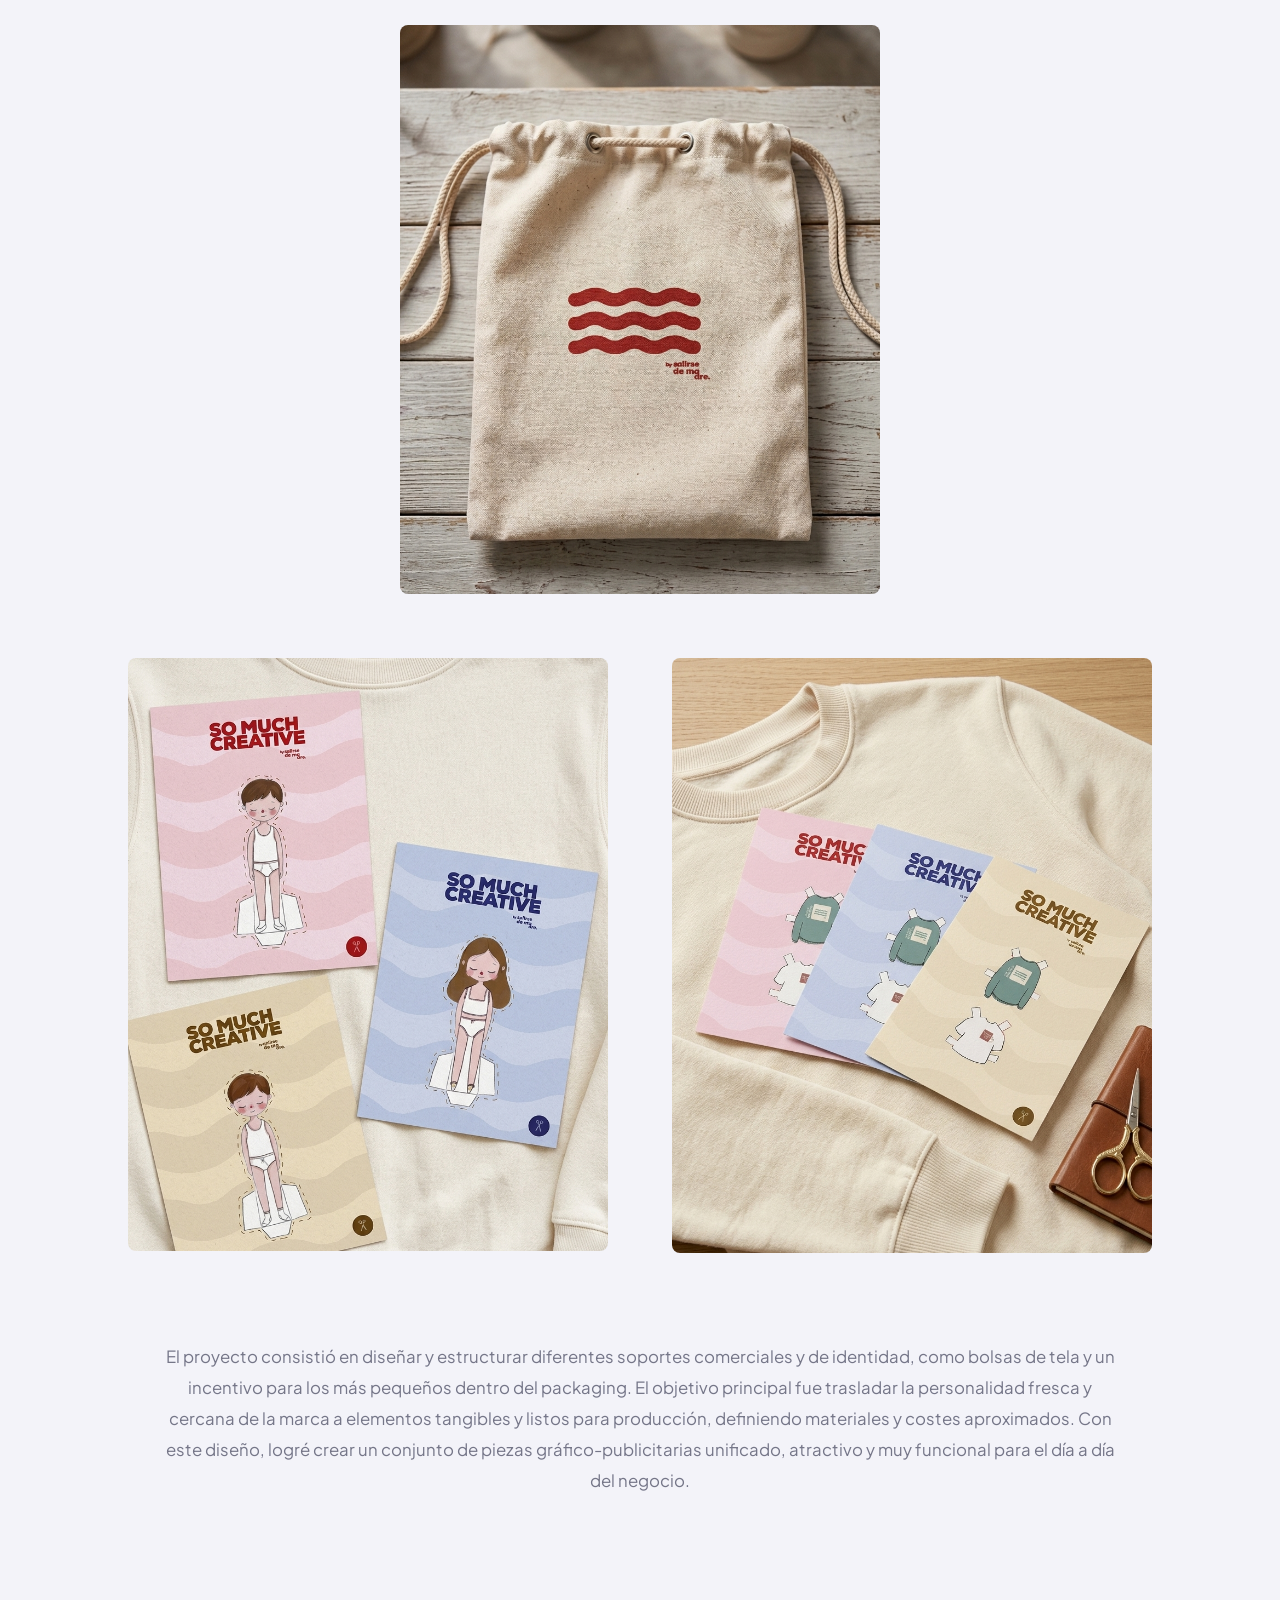
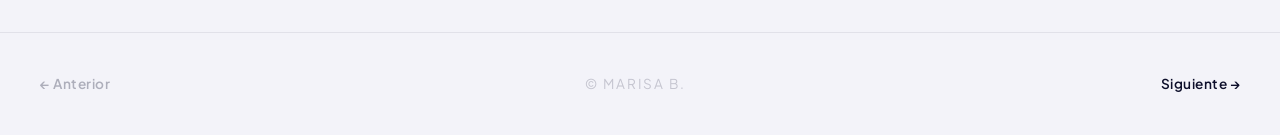
<file: salirse-de-madre.html>
<!DOCTYPE html>
<html lang="es">

<head>
    <meta charset="UTF-8">
    <meta name="viewport" content="width=device-width, initial-scale=1.0">
    <title>Proyecto — Marisa B.</title>
    <link rel="preconnect" href="https://fonts.googleapis.com">
    <link rel="preconnect" href="https://fonts.gstatic.com" crossorigin>
    <link href="https://fonts.googleapis.com/css2?family=Plus+Jakarta+Sans:wght@400;500;600;700&display=swap"
        rel="stylesheet">
    <link rel="stylesheet" href="styles.css">
    <link rel="stylesheet" href="proyecto-detalle.css">
</head>

<body class="project-page">

    <nav class="sticky-nav">
        <h1>
            <a href="index.html">
                <img src="svg/mb.lavanda.svg" alt="Marisa B." id="stickyNavLogo" class="landed">
            </a>
        </h1>
        <div class="sticky-nav-links">
            <a href="index.html">Proyectos</a>
            <a href="sobre-mi.html">Sobre mí</a>
            <a href="contacto.html">Contacto</a>
        </div>
    </nav>

    <main>

        <!-- HERO -->
        <div class="project-hero-img">

            <img src="svg/banner.sdm.svg" alt="">
        </div>

        <div class="project-hero-body nixen-titulo">
            <h2>Salirse de Madre</h2>
            <p class="project-hero-sub">Creación de estrategia de packaging de bajo presupuesto.</p>
            <span class="project-scroll-hint">↓</span>
        </div>



        <!-- INTRO -->
        <div class="project-section">
            <div class="project-section-label">¿Cómo fue el proyecto?</div>
            <p>Proyecto en el marco del Máster en Diseño Gráfico y Desarrollo Web UX/UI de la
                Cámara de Comercio
                de Sevilla de packaging para la marca de un cliente real "Salirse de madre".
            </p>

            <div class="project-rol nixen-tag">

                <div class="project-tags">
                    <span class="project-tag">Diseño Gráfico</span>
                    <span class="project-tag ">Packaging</span>
                </div>
            </div>
        </div>




        <!-- PROCESO -->
        <div class="project-section">
            <div class="project-section-label">Propuestas de Packaging</div>
            <span class="project-nav-index sdm-parentesis">(Mockups realizados con Google Gemini)</span>
        </div>



        <!-- DUO DE IMÁGENES -->
        <div class="project-duo">
            <div class="duo-a">
                <img src="jpg/sdm/img-3.png" alt="Detalle principal">
            </div>


        </div>

        <div class="project-duo">

            <div class="duo-a">
                <img src="jpg/sdm/img-2.png" alt="Detalle principal">
            </div>

        </div>




        <div class="project-duo">
            <div class="duo-a">
                <img src="jpg/sdm/img-5.png" alt="Detalle principal">
            </div>

            <div class="duo-a">
                <img src="jpg/sdm/img-6.png" alt="Detalle principal">
            </div>
        </div>



        <div class="project-section last-niksen">

            <p>El proyecto consistió en diseñar y estructurar diferentes soportes comerciales y de identidad, como
                bolsas de tela y un incentivo para los más pequeños dentro del packaging. El objetivo principal fue trasladar
                la personalidad
                fresca y cercana de la marca a elementos tangibles y listos para producción, definiendo materiales y
                costes aproximados.
                Con este diseño, logré crear un conjunto de piezas gráfico-publicitarias unificado, atractivo y muy
                funcional para el
                día a día del negocio.
            </p>
        </div>


        <!-- NAVEGACIÓN -->
        <div class="project-nav">
            <a href="nixen.html" class="project-nav-link">← Anterior</a>
            <span class="project-nav-index">&copy; Marisa B.</span>
            <a href="eagj.html" class="project-nav-link next">Siguiente →</a>
        </div>

    </main>

</body>

</html>
</file>
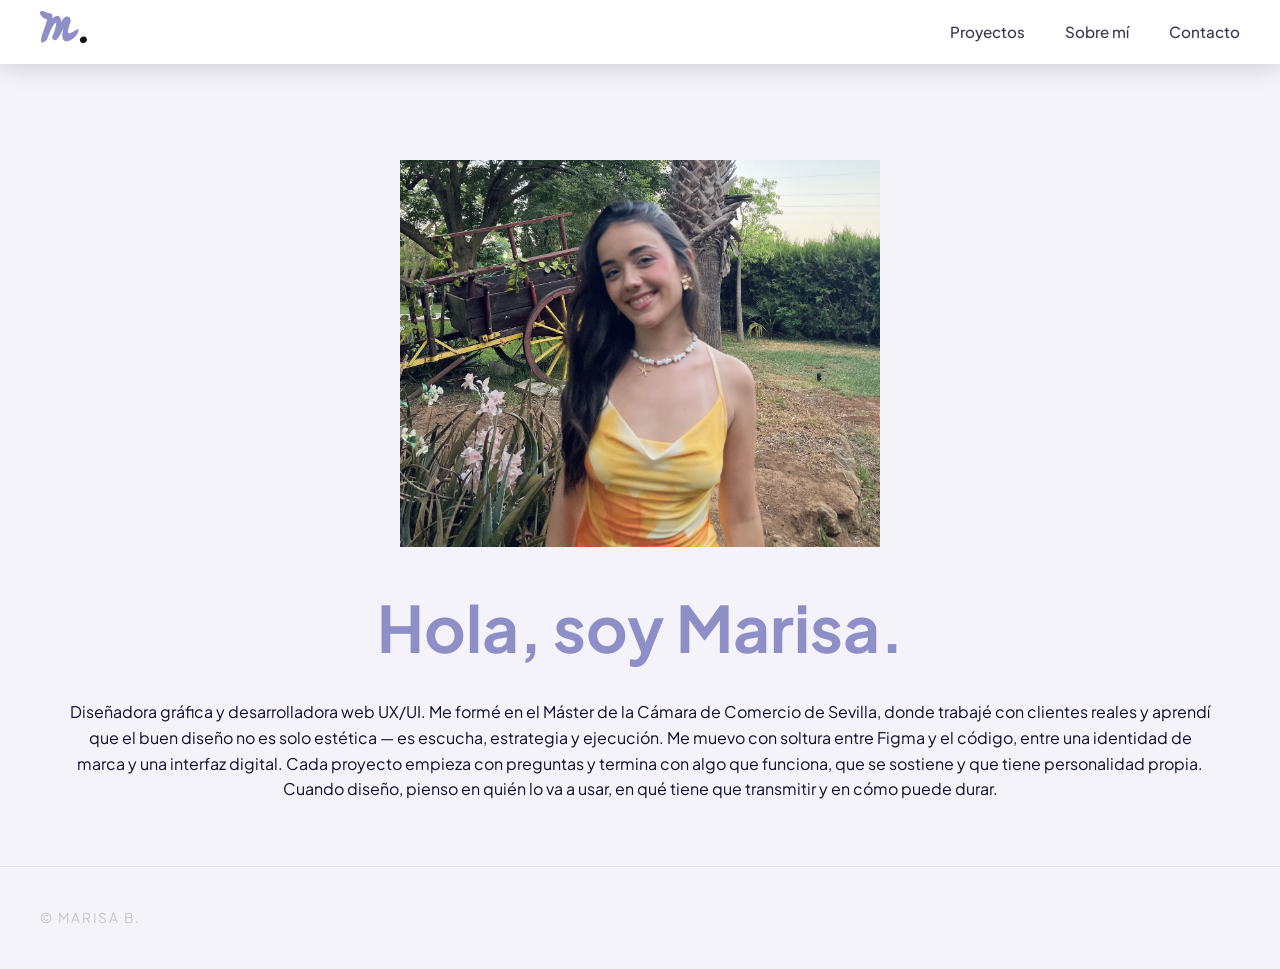
<file: sobre-mi.html>
<!DOCTYPE html>
<html lang="es">

<head>
    <meta charset="UTF-8">
    <meta name="viewport" content="width=device-width, initial-scale=1.0">
    <title>Proyecto — Marisa B.</title>
    <link rel="preconnect" href="https://fonts.googleapis.com">
    <link rel="preconnect" href="https://fonts.gstatic.com" crossorigin>
    <link href="https://fonts.googleapis.com/css2?family=Plus+Jakarta+Sans:wght@400;500;600;700&display=swap"
        rel="stylesheet">
    <link rel="stylesheet" href="styles.css">
    <link rel="stylesheet" href="proyecto-detalle.css">
</head>

<body class="project-page">

    <nav class="sticky-nav">
        <h1>
            <a href="index.html">
                <img src="svg/mb.lavanda.svg" alt="Marisa B." id="stickyNavLogo" class="landed">
            </a>
        </h1>
        <div class="sticky-nav-links">
            <a href="index.html">Proyectos</a>
            <a href="sobre-mi.html">Sobre mí</a>
            <a href="contacto.html">Contacto</a>
        </div>
    </nav>

    <main>

<img class="img-yo" src="jpg/sobre-mi/yo.jpg" alt="">

<h2 class="hola">Hola, soy Marisa.</h2>

<p class="p-yo">Diseñadora gráfica y desarrolladora web UX/UI. Me formé en el Máster de la Cámara de Comercio de
Sevilla, donde trabajé con clientes reales y aprendí que el buen diseño no es solo estética — es escucha, estrategia y
ejecución.
Me muevo con soltura entre Figma y el código, entre una identidad de marca y una interfaz digital. Cada proyecto empieza
con preguntas y termina con algo que funciona, que se sostiene y que tiene personalidad propia.
Cuando diseño, pienso en quién lo va a usar, en qué tiene que transmitir y en cómo puede durar.</p>


        

        <div class="project-nav"><span class="project-nav-index">&copy; Marisa B.</span></div>


    </main>

</body>

</html>
</file>
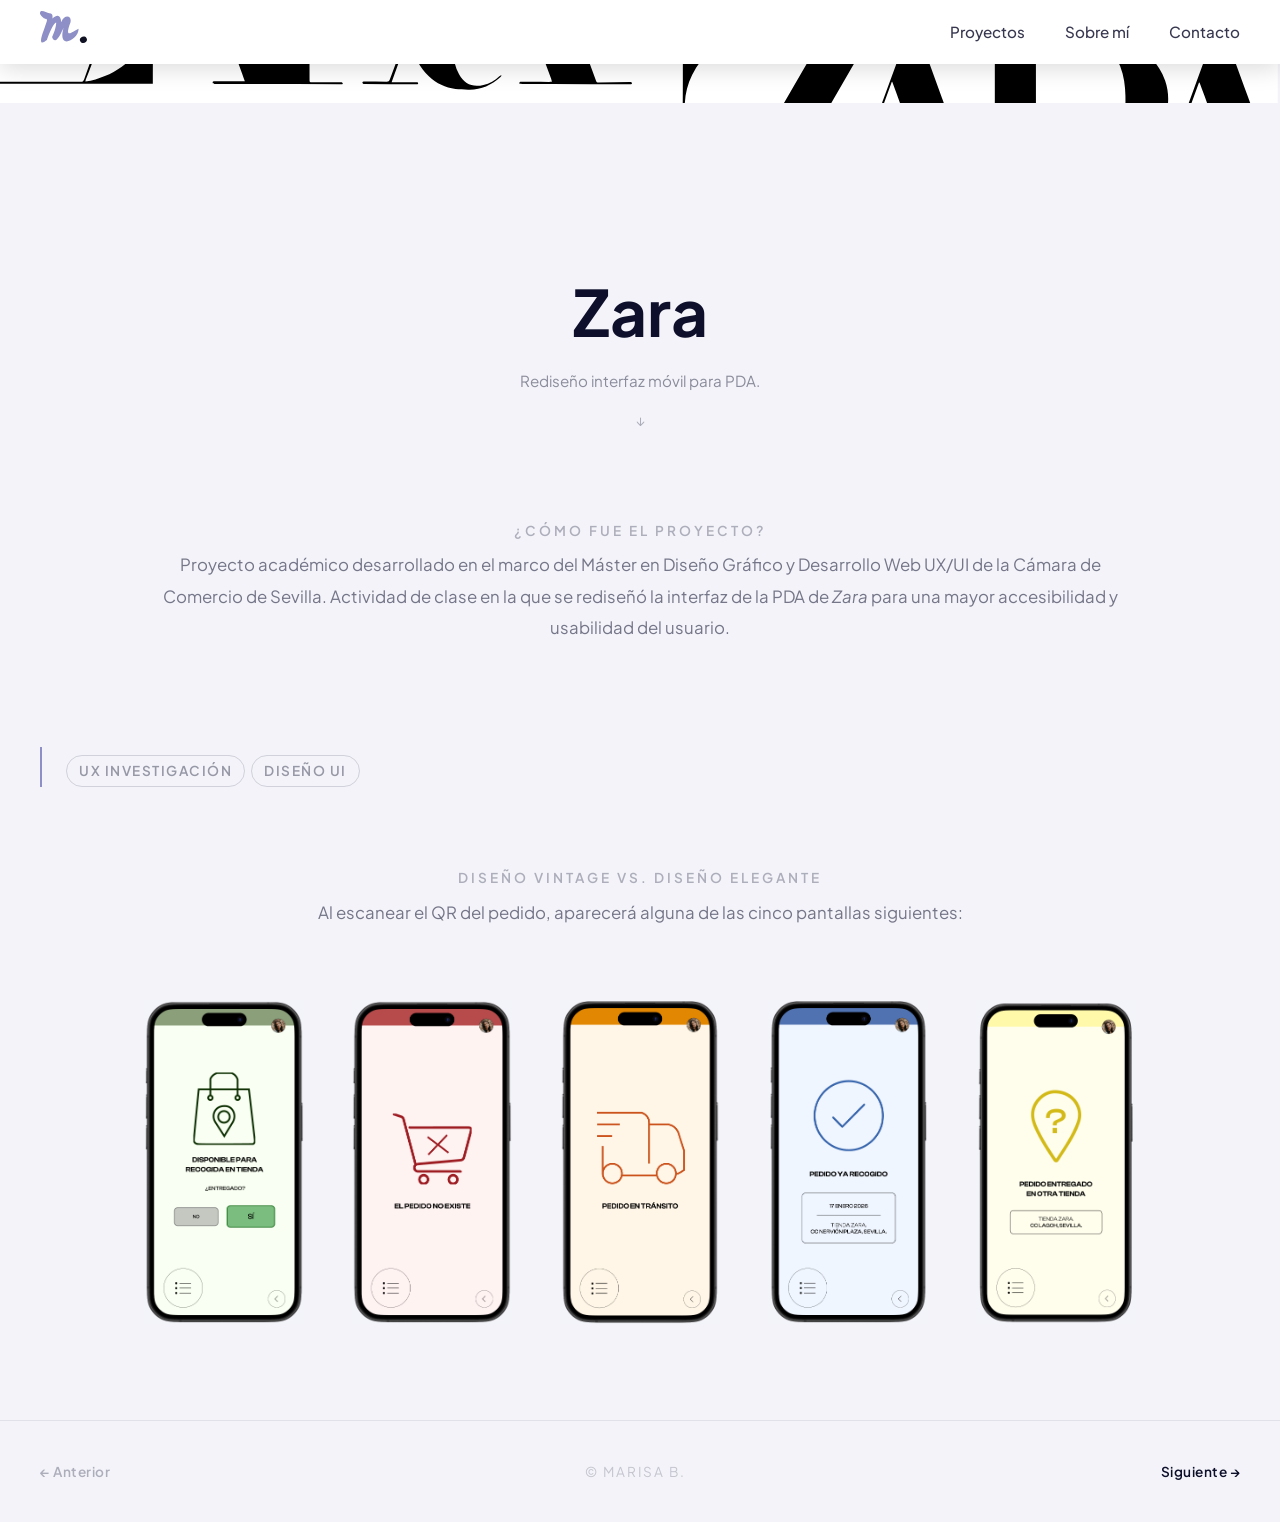
<file: zara.html>
<!DOCTYPE html>
<html lang="es">

<head>
    <meta charset="UTF-8">
    <meta name="viewport" content="width=device-width, initial-scale=1.0">
    <title>Proyecto — Marisa B.</title>
    <link rel="preconnect" href="https://fonts.googleapis.com">
    <link rel="preconnect" href="https://fonts.gstatic.com" crossorigin>
    <link href="https://fonts.googleapis.com/css2?family=Plus+Jakarta+Sans:wght@400;500;600;700&display=swap"
        rel="stylesheet">
    <link rel="stylesheet" href="styles.css">
    <link rel="stylesheet" href="proyecto-detalle.css">
</head>

<body class="project-page">

    <nav class="sticky-nav">
        <h1>
            <a href="index.html">
                <img src="svg/mb.lavanda.svg" alt="Marisa B." id="stickyNavLogo" class="landed">
            </a>
        </h1>
        <div class="sticky-nav-links">
            <a href="index.html">Proyectos</a>
            <a href="sobre-mi.html">Sobre mí</a>
            <a href="contacto.html">Contacto</a>
        </div>
    </nav>

    <main>


        <!-- HERO -->
        <div class="project-hero-img">

            <img src="svg/banner.zara.svg" alt="">
        </div>
        <!-- HERO -->
        <div class="project-hero-video">

            <video class="project-hero-video-t zara-video" src="video/zara-movil.mov" autoplay loop></video>
        </div>
        <div class="project-hero-body">
            <h2>Zara</h2>
            <p class="project-hero-sub">Rediseño interfaz móvil para PDA.</p>
            <span class="project-scroll-hint">↓</span>
        </div>



        <!-- INTRO -->
        <div class="project-section">
            <div class="project-section-label">¿Cómo fue el proyecto?</div>
            <p class="p-mk">Proyecto académico desarrollado en el marco del Máster en Diseño Gráfico y Desarrollo Web UX/UI de la
                Cámara de Comercio
                de Sevilla. Actividad de clase en la que se rediseñó la interfaz de la PDA de <em>Zara</em> para una mayor accesibilidad y usabilidad del usuario.</p>
            <div class="project-rol">

                <div class="project-tags">
                    <span class="project-tag">UX Investigación</span>
                    <span class="project-tag">Diseño UI</span>
                </div>
            </div>
        </div>



        <div class="project-section margin-mk">
            <div class="project-section-label">Diseño Vintage vs. Diseño Elegante</div>
            <p>Al escanear el QR del pedido, aparecerá alguna de las cinco pantallas siguientes:</p>
        </div>


        <div class="zara-cinco">
            <img src="jpg/zara/verde.png" alt="">
            <img src="jpg/zara/rojo.png" alt="">
            <img src="jpg/zara/naranja.png" alt="">
            <img src="jpg/zara/azul.png" alt="">
            <img src="jpg/zara/amarillo.png" alt="">
        </div>
       


        <!-- NAVEGACIÓN -->
        <div class="project-nav">
            <a href="merkamueble.html" class="project-nav-link">← Anterior</a>
            <span class="project-nav-index">&copy; Marisa B.</span>
            <a href="#" class="project-nav-link next">Siguiente →</a>
        </div>

    </main>

</body>

</html>
</file>
<file: styles.css>
/* ==========================================================================
   VARIABLES DE SISTEMA
   ========================================================================== */
:root {
    --color-white: #FFFFFF;
    --color-lavender: #8E8FC6;
    --color-lavender-dark: rgb(6, 7, 37);
    --color-lavender-light: #F3F3F9;

    --font-headings: 'Plus Jakarta Sans', sans-serif;
    --font-body: 'Plus Jakarta Sans', sans-serif;

    --font-size-xs: 0.85rem;
    --font-size-sm: 0.95rem;
    --font-size-base: 1.05rem;
    --font-size-md: 1.35rem;
    --font-size-lg: 1.85rem;
    --font-size-xl: 3rem;
    --font-size-hero: clamp(3.5rem, 9vw, 7.5rem);

    --weight-regular: 400;
    --weight-medium: 500;
    --weight-semibold: 600;
    --weight-bold: 700;

    --spacing-xs: 0.5rem;
    --spacing-sm: 1rem;
    --spacing-md: 1.5rem;
    --spacing-lg: 2.5rem;
    --spacing-xl: 4.5rem;

    --radius-sm: 8px;
    --radius-md: 16px;
    --radius-lg: 32px;
    --transition-smooth: all 0.4s cubic-bezier(0.25, 1, 0.5, 1);
    --glass-blur: blur(2px);
}

/* ==========================================================================
   RESET & ESTILOS BASE
   ========================================================================== */
*,
*::before,
*::after {
    box-sizing: border-box;
    margin: 0;
    padding: 0;
}

html {
    scroll-behavior: smooth;
    font-size: 16px;
}

body {
    background-color: var(--color-lavender-dark);
    color: var(--color-lavender-light);
    font-family: var(--font-body);
    font-weight: var(--weight-regular);
    line-height: 1.6;
    overflow-x: hidden;
    transition: background-color 0.6s ease, color 0.6s ease;
}

/* ── Light mode ── */
body.light-mode {
    background-color: #F3F3F9;
    color: #0d0f2b;
}

body.light-mode .section-title {
    color: #0d0f2b;
}

body.light-mode .section-subtitle {
    color: rgba(13, 15, 43, 0.6);
}

body.light-mode .project-desc {
    color: rgba(13, 15, 43, 0.6);
}

body.light-mode .project-tag {
    background: rgba(13, 15, 43, 0.1);
    color: #0d0f2b;
}

body.light-mode .project-link:hover {
    color: #0d0f2b;
}

body.light-mode .main-footer {
    border-top-color: rgba(13, 15, 43, 0.15);
    color: rgba(13, 15, 43, 0.45);
}

body.light-mode .sticky-nav {
    border-bottom-color: rgba(13, 15, 43, 0.1);
    color: #0d0f2b;
}

body.light-mode .sticky-nav-links a {
    color: #0d0f2b;
}

a {
    color: inherit;
    text-decoration: none;
    transition: var(--transition-smooth);
}

button {
    cursor: pointer;
    border: none;
    background: none;
    font-family: inherit;
}

/* ==========================================================================
   HERO CONTAINER
   ========================================================================== */
.hero-container {
    min-height: 100vh;
    padding: var(--spacing-md);
    display: flex;
    align-items: center;
    justify-content: center;
    position: relative;
    overflow: hidden;
    background-color: var(--color-lavender-dark);
}

#particlesCanvas {
    position: absolute;
    inset: 0;
    width: 100%;
    height: 100%;
    z-index: 1;
    pointer-events: none;
    will-change: opacity;
}

/* ==========================================================================
   TARJETA UNIFICADA DE CRISTAL
   ========================================================================== */
.unified-glass-card {
    width: 100%;
    max-width: 1300px;
    height: 85vh;
    min-height: 600px;
    border-radius: var(--radius-lg);

    background: rgba(5, 6, 32, 0.72);

    border: 1px solid rgba(255, 255, 255, 0.2);

    position: relative;
    z-index: 2;
    overflow: hidden;
    display: flex;
    flex-direction: column;
    justify-content: space-between;
    padding: var(--spacing-lg) var(--spacing-lg) var(--spacing-xl) var(--spacing-lg);
    color: var(--color-white);
    transition: opacity 0.3s linear;
}

.redes-nav {
    display: flex;
    margin-bottom: -2rem;
    gap: .7rem;
}


/* ==========================================================================
   CANVAS DE MANCHAS BLANCAS
   ========================================================================== */
.nebula-canvas {
    position: absolute;
    inset: 0;
    width: 100%;
    height: 100%;
    pointer-events: none;
    z-index: 0;
}

/* El contenido queda siempre por encima del canvas */
.card-header,
.card-body-centered,
.card-footer-simple {
    position: relative;
    z-index: 1;
}

/* ==========================================================================
   CABECERA DE LA TARJETA
   ========================================================================== */
.card-header {
    display: flex;
    justify-content: space-between;
    align-items: center;
    color: var(--color-lavender);
}

.logo img {
    height: 2.4rem;
    width: auto;
    display: block;
}

.card-nav {
    display: flex;
    gap: var(--spacing-lg);
    font-size: var(--font-size-sm);
    font-weight: var(--weight-medium);
    padding-right: 1rem;
    margin-left: auto;
}

.card-nav a {
    opacity: 0.8;
}

.card-nav a:hover {
    opacity: 1;
    transform: translateY(-1px);
}

/* ==========================================================================
   ZONA CENTRAL
   ========================================================================== */
.card-body-centered {
    display: flex;
    flex-direction: column;
    align-items: center;
    justify-content: center;
    text-align: center;
    flex-grow: 1;
}

.hero-title-mini {
    margin-top: var(--spacing-md);
    margin-bottom: var(--spacing-xs);
    width: min(50rem, 85vw);
}

.hero-title-mini img {
    width: 100%;
    height: auto;
    display: block;
    transition: opacity 0.3s ease;
}

.hero-bio {
    max-width: 45rem;
    font-size: var(--font-size-sm);
    color: rgba(255, 255, 255, 0.55);
    line-height: 1.75;
    margin-top: var(--spacing-md);
    font-weight: var(--weight-regular);
}

.hero-mini-desc {
    font-size: var(--font-size-sm);
    text-transform: uppercase;
    letter-spacing: 4px;
    color: rgba(255, 255, 255, 0.75);
    font-weight: var(--weight-medium);
    margin-top: 1rem;
}

.logo-nav-target {
    height: 2.4rem;
    display: flex;
    align-items: center;
}

.logo-nav-target img {
    height: 100%;
    width: auto;
    display: block;
}


/* ==========================================================================
   FOOTER DE LA TARJETA
   ========================================================================== */
.card-footer-simple {
    display: flex;
    justify-content: center;
    align-items: center;
}

.btn-discover {
    font-size: var(--font-size-sm);
    font-weight: var(--weight-medium);
    letter-spacing: 1px;
    padding: var(--spacing-sm) var(--spacing-lg);
    border: 1px solid rgba(255, 255, 255, 0.3);
    border-radius: 40px;
    background: rgba(255, 255, 255, 0.05);
    color: var(--color-white);
}

.btn-discover:hover {
    background: var(--color-white);
    color: #0d0f2b;
    border-color: var(--color-white);
    transform: translateY(-2px);
}

/* ==========================================================================
   SECCIÓN DE PROYECTOS — GALERÍA HORIZONTAL
   ========================================================================== */
.projects-section {
    padding: var(--spacing-xl) 0;
}

.category-block {
    display: flex;
    align-items: flex-start;
    gap: var(--spacing-lg);
    padding: var(--spacing-xl) var(--spacing-lg);
    margin-bottom: 1rem;
    position: relative;
}

.m-top {
    padding-top: 1rem;
}



/* Título rotado verticalmente */
.category-label {
    display: flex;
    flex-direction: column;
    align-items: flex-start;
    gap: 0.5rem;
    min-width: 2rem;
    padding-top: 0.25rem;
    flex-shrink: 0;
}

.category-label-inner {
    writing-mode: vertical-rl;
    text-orientation: mixed;
    transform: rotate(180deg);
    display: flex;
    align-items: center;
    gap: 0.6rem;
    white-space: nowrap;
}

.category-index {
    font-size: var(--font-size-xs);
    font-weight: var(--weight-semibold);
    color: var(--color-lavender);
    letter-spacing: 2px;
}

.category-name {
    font-size: var(--font-size-xs);
    text-transform: uppercase;
    letter-spacing: 3px;
    font-weight: var(--weight-medium);
    color: rgba(243, 243, 249, 0.4);
}

body.light-mode .category-name {
    color: rgba(13, 15, 43, 0.35);
}

/* Línea separadora vertical */
.category-line {
    width: 1px;
    height: 3rem;
    background: rgba(243, 243, 249, 0.15);
    margin: 0 auto;
}

body.light-mode .category-line {
    background: rgba(13, 15, 43, 0.12);
}

/* Carrusel horizontal */
.editorial-grid {
    display: flex;
    flex: 1;
    gap: 1.25rem;
    overflow-x: auto;
    scroll-snap-type: x mandatory;
    -webkit-overflow-scrolling: touch;
    padding: 0.5rem 0.5rem 0.5rem 0.5rem;
    align-items: start;
    /* Ocultar scrollbar */
    scrollbar-width: none;
    -ms-overflow-style: none;
}

.editorial-grid::-webkit-scrollbar {
    display: none;
}

.editorial-card {
    display: flex;
    flex-direction: column;
    gap: 0.75rem;
    cursor: pointer;
    flex: 0 0 clamp(220px, 28vw, 340px);
    scroll-snap-align: start;
    padding-left: 1.5rem;
}

/* Imagen cuadrada */
.editorial-image {
    width: 100%;
    aspect-ratio: 1 / 1;
    border-radius: var(--radius-sm);
    transition: var(--transition-smooth);
    overflow: hidden;
}

.editorial-card--tall .editorial-image {
    aspect-ratio: 1 / 1;
}

.editorial-card:hover .editorial-image {
    transform: scale(1.02);
}

/* Info debajo */
.editorial-info {
    display: flex;
    flex-direction: column;
    gap: 0.15rem;
}

.editorial-tag {
    font-size: 0.7rem;
    text-transform: uppercase;
    letter-spacing: 1.5px;
    color: rgba(243, 243, 249, 0.35);
    font-weight: var(--weight-medium);
}

body.light-mode .editorial-tag {
    color: rgba(13, 15, 43, 0.35);
}

.editorial-title {
    font-family: var(--font-headings);
    font-size: var(--font-size-sm);
    font-weight: var(--weight-semibold);
    line-height: 1.2;
    color: var(--color-lavender-light);
}

body.light-mode .editorial-title {
    color: #0d0f2b;
}


.editorial-link {
    font-size: var(--font-size-xs);
    font-weight: var(--weight-medium);
    color: rgba(243, 243, 249, 0.5);
    margin-top: 0.5rem;
    transition: var(--transition-smooth);
    align-self: flex-start;
    padding: 0.55rem 1.25rem;
    border: 1px solid rgba(243, 243, 249, 0.2);
    border-radius: 20px;
}

.editorial-card:hover .editorial-link {
    color: var(--color-lavender-light);
    border-color: rgba(243, 243, 249, 0.5);
}

body.light-mode .editorial-link {
    color: rgba(13, 15, 43, 0.45);
    border-color: rgba(13, 15, 43, 0.2);
}

body.light-mode .editorial-card:hover .editorial-link {
    color: #0d0f2b;
    border-color: rgba(13, 15, 43, 0.5);
}

@media (max-width: 900px) {
    .category-block {
        flex-direction: column;
        gap: var(--spacing-md);
    }

    .category-label-inner {
        writing-mode: horizontal-tb;
        transform: none;
    }

    .category-line {
        display: none;
    }

    .editorial-card {
        flex: 0 0 clamp(180px, 70vw, 280px);
    }
}

@media (max-width: 500px) {
    .projects-section {
        padding: var(--spacing-lg) 0;
    }

    .editorial-card {
        flex: 0 0 80vw;
    }
}

/* ==========================================================================
   FOOTER GLOBAL
   ========================================================================== */
.main-footer {
    text-align: center;
    padding: var(--spacing-xl) var(--spacing-md) var(--spacing-lg);
    border-top: 1px solid rgba(243, 243, 249, 0.1);
    font-size: var(--font-size-xs);
    color: rgba(243, 243, 249, 0.4);
}

.footer-contact {
    display: flex;
    flex-direction: column;
    align-items: center;
    gap: var(--spacing-md);
    margin-bottom: var(--spacing-xl);
}

.footer-contact-label {
    font-size: var(--font-size-lg);
    font-family: var(--font-headings);
    font-weight: var(--weight-semibold);
    color: var(--color-lavender-light);
    letter-spacing: -0.5px;
}

body.light-mode .footer-contact-label {
    color: #0d0f2b;
}

.footer-contact-email {
    font-size: var(--font-size-md);
    font-weight: var(--weight-medium);
    color: var(--color-lavender);
    transition: var(--transition-smooth);
    letter-spacing: -0.25px;
}

.footer-contact-email:hover {
    opacity: 0.7;
}

body.light-mode .footer-contact-email {
    color: var(--color-lavender);
}

.footer-contact-links {
    display: flex;
    gap: var(--spacing-sm);
    font-size: var(--font-size-sm);
    font-weight: var(--weight-medium);
    color: rgba(243, 243, 249, 0.4);
}

body.light-mode .footer-contact-links {
    color: rgba(13, 15, 43, 0.4);
}

.footer-contact-links a {
    transition: var(--transition-smooth);
}

.footer-contact-links a:hover {
    color: var(--color-lavender-light);
}

body.light-mode .footer-contact-links a:hover {
    color: #0d0f2b;
}

.footer-copy {
    font-size: var(--font-size-xs);
    color: rgba(243, 243, 249, 0.3);
}

body.light-mode .footer-copy {
    color: rgba(13, 15, 43, 0.3);
}

/* ==========================================================================
   MEDIA QUERIES
   ========================================================================== */
@media (max-width: 768px) {
    .unified-glass-card {
        height: 80vh;
        padding: var(--spacing-lg) var(--spacing-md);
    }

    .hero-title-mini {
        width: 70vw;
    }

    .redes-nav {
        display: none;
    }
    /* Hero: evitar desbordamiento lateral */
    .hero-container {
        overflow: hidden;
    }

    .category-block {
        flex-direction: column;
        gap: var(--spacing-sm);
        padding: var(--spacing-lg) var(--spacing-md);
    }

    .category-label-inner {
        writing-mode: horizontal-tb;
        transform: none;
    }

    .category-line {
        display: none;
    }

    .editorial-grid {
        display: flex;
        flex-direction: column;
        overflow-x: unset;
        scroll-snap-type: unset;
        gap: 1.5rem;
        padding: 0;
        width: 100%;
    }

    .editorial-card {
        flex: none;
        width: 100%;
        padding-left: 0;
        scroll-snap-align: unset;
    }

    .contacto {
        margin-top: 20rem;
        margin-bottom: 10rem;
    }

    .pregunta-contacto {
        font-size: 2rem;
        font-weight: 900;
    }

    .img-yo {
        width: 20rem;
        margin-top: 7rem;
        display: flex;
        margin-left: auto;
        margin-right: auto;
    }

    .hola {
        font-size: 3rem;
        margin-bottom: 1rem;
        color: var(--color-lavender);
    }

    .p-yo {
        padding: 2rem;
        display: flex;
        text-align: center;
        color: #0d0f2b;
        margin-top: -1rem;
    }
}

@media (prefers-reduced-motion: reduce) {
    .nebula-canvas {
        display: none;
    }
}


/* ==========================================================================
   NAV FIJO
   ========================================================================== */
.sticky-nav {
    position: fixed;
    top: 0;
    left: 0;
    right: 0;
    z-index: 9998;
    display: flex;
    align-items: center;
    justify-content: space-between;
    padding: 0 var(--spacing-lg);
    height: 64px;
    background: transparent;
    border-bottom: none;
    box-shadow: none;
    opacity: 0;
    pointer-events: none;
    transform: translateY(-100%);
    transition: opacity 0.4s ease, transform 0.4s cubic-bezier(0.4, 0, 0.2, 1), background 0.4s ease;
}


.sticky-nav.visible {
    opacity: 1;
    pointer-events: all;
    transform: translateY(0);
    background: var(--color-lavender);
    box-shadow: 0 4px 24px rgba(0, 0, 0, 0.15);
}

.sticky-nav img {
    height: 2rem;
    width: auto;
    opacity: 0;
    visibility: hidden;
    transition: opacity 0.3s ease, visibility 0.3s ease;
}

.sticky-nav img.landed {
    opacity: 1;
    visibility: visible;
}

.sticky-nav-links {
    display: flex;
    gap: var(--spacing-lg);
    font-size: var(--font-size-sm);
    font-weight: var(--weight-medium);
    color: var(--color-white);
}

.sticky-nav-links a {
    opacity: 0.8;
    color: var(--color-lavender-dark);
}

.sticky-nav-links a:hover {
    opacity: 1;
}
</file>
<file: proyecto-detalle.css>
/* ==========================================================================
           HERO
        ========================================================================== */

.project-hero-img {
    display: flex;
    gap: 2rem;
    justify-content: center;
    align-items: flex-start;
}

.project-hero-video {
    display: flex;
    gap: 2rem;
    justify-content: center;
    align-items: flex-start;
}


.project-hero-video-t {
    width: 47.5rem;
    margin-top: 2rem;
    margin-bottom: -1rem;
}

.project-hero-video-t video {
    width: 100%;
    height: auto;
    display: block;
    margin: 0;
}

h2 {
    margin-top: 2.5rem;
    font-size: 4rem;
    margin-bottom: -2rem;
    text-align: center;
    line-height: 5rem;
}

.project-hero-body {
    padding: 0 var(--spacing-lg) 1rem;
    display: flex;
    flex-direction: column;
    align-items: center;
    gap: var(--spacing-lg);
}

.project-hero-sub {
    font-size: var(--font-size-sm);
    line-height: 1.7;
    color: rgba(13, 15, 43, 0.45);
    max-width: 30rem;
    padding-top: 0.6rem;
    flex-shrink: 0;
    text-align: center;
}

.project-hero-title {
    font-family: var(--font-headings);
    font-size: clamp(2.8rem, 7vw, 5.5rem);
    font-weight: var(--weight-bold);
    letter-spacing: -3px;
    line-height: 0.95;
    color: #0d0f2b;
    flex: 1;
}


.project-scroll-hint {
    font-size: var(--font-size-xs);
    color: rgba(13, 15, 43, 0.3);
    display: flex;
    align-items: center;
    gap: 0.5rem;
    margin-top: -1.5rem;
}

/* ==========================================================================
           SECCIONES INTERIORES
        ========================================================================== */
.project-section {
    padding: var(--spacing-xl) var(--spacing-lg);
    display: flex;
    flex-direction: column;
    text-align: center;
}

.project-section-label {
    font-size: var(--font-size-xs);
    font-weight: var(--weight-semibold);
    letter-spacing: 3px;
    text-transform: uppercase;
    color: rgba(13, 15, 43, 0.3);
    margin-bottom: var(--spacing-xs);
}

.project-section p {
    font-size: var(--font-size-base);
    line-height: 1.85;
    color: rgba(13, 15, 43, 0.55);
    max-width: 60rem;
    margin-left: auto;
    margin-right: auto;
}



/* ==========================================================================
           IMAGEN OSCURA A ANCHO COMPLETO
        ========================================================================== */
.project-fullimg {
    padding: 0 var(--spacing-lg);
}

.project-fullimg img {
    width: 100%;
    border-radius: var(--radius-md);
    display: block;
}

/* ==========================================================================
           PROCESO
        ========================================================================== */
.project-process {
    padding: 0 var(--spacing-lg) var(--spacing-xl);
}

.process-item {
    padding: 1.6rem 0;
    border-top: 1px solid rgba(13, 15, 43, 0.08);
    display: flex;
    align-items: baseline;
    gap: var(--spacing-lg);
}

.process-item:last-child {
    border-bottom: 1px solid rgba(13, 15, 43, 0.08);
}

.process-num {
    font-size: var(--font-size-xs);
    font-weight: var(--weight-semibold);
    color: var(--color-lavender);
    letter-spacing: 2px;
    min-width: 1.5rem;
}

.process-name {
    font-size: var(--font-size-sm);
    font-weight: var(--weight-semibold);
    color: #0d0f2b;
    letter-spacing: -0.2px;
    min-width: 10rem;
}

.process-desc {
    font-size: var(--font-size-sm);
    color: rgba(13, 15, 43, 0.4);
    line-height: 1.6;
}

/* ==========================================================================
           DUO DE IMÁGENES
        ========================================================================== */
.project-duo {
    padding: 0 6rem 0 6rem;
    display: flex;

}

.project-duo img {
    border-radius: var(--radius-sm);
    display: block;

    object-fit: cover;
    width: 30rem;
    margin-left: auto;
    margin-right: auto;
    margin-bottom: 4rem;
}

.duo-a {
    flex: 1.6;
    width: 10rem;
    overflow: hidden;
    border-radius: var(--radius-sm);
}



.project-caption {
    padding: 1rem var(--spacing-lg) var(--spacing-xl);
    font-size: var(--font-size-xs);
    color: rgba(13, 15, 43, 0.3);
}

/* ==========================================================================
           VÍDEO
        ========================================================================== */
.project-video {
    padding: 0 var(--spacing-lg) var(--spacing-xl);
}

.project-video video,
.project-video iframe {
    width: 100%;
    border-radius: var(--radius-md);
    display: block;
    aspect-ratio: 16 / 9;
}

/* ==========================================================================
           REFLEXIÓN
        ========================================================================== */
.project-reflection {
    padding: var(--spacing-xl) var(--spacing-lg);
    border-top: 1px solid rgba(13, 15, 43, 0.08);
}

.project-reflection-quote {
    font-family: var(--font-headings);
    font-size: clamp(1.2rem, 3vw, 1.7rem);
    font-weight: var(--weight-semibold);
    letter-spacing: -0.8px;
    line-height: 1.35;
    color: #0d0f2b;
    max-width: 30rem;
    margin-bottom: var(--spacing-lg);
}

.project-reflection p {
    font-size: var(--font-size-sm);
    line-height: 1.85;
    color: rgba(13, 15, 43, 0.5);
    max-width: 34rem;
}

/* ==========================================================================
           NAVEGACIÓN ENTRE PROYECTOS
        ========================================================================== */
.project-nav {
    padding: var(--spacing-lg);
    border-top: 1px solid rgba(13, 15, 43, 0.08);
    display: flex;
    justify-content: space-between;
    align-items: center;
}

.project-nav-link {
    font-size: var(--font-size-xs);
    font-weight: var(--weight-semibold);
    color: rgba(13, 15, 43, 0.3);
    letter-spacing: 0.5px;
    transition: var(--transition-smooth);
}

.project-nav-link:hover {
    color: #0d0f2b;
}

.project-nav-link.next {
    color: #0d0f2b;
}

.project-nav-index {
    font-size: var(--font-size-xs);
    letter-spacing: 2px;
    text-transform: uppercase;
    color: rgba(13, 15, 43, 0.2);
}

/* ==========================================================================
           ROL / TAGS
        ========================================================================== */
.project-rol {
    margin-top: var(--spacing-lg);
    padding-left: var(--spacing-md);
    border-left: 2px solid var(--color-lavender);
}



.project-tags {
    display: flex;
    flex-wrap: wrap;
    gap: 0.4rem;
    margin-top: 0.5rem;

}

.project-tag {
    font-size: var(--font-size-xs);
    font-weight: var(--weight-semibold);
    letter-spacing: 1.5px;
    text-transform: uppercase;
    padding: 0.28rem 0.75rem;
    border: 1px solid rgba(13, 15, 43, 0.15);
    border-radius: 20px;
    color: rgba(13, 15, 43, 0.4);
}

/* ==========================================================================
           PÁGINA EN MODO CLARO (siempre)
        ========================================================================== */
body.project-page {
    background-color: var(--color-lavender-light);
    color: #0d0f2b;
}

/* ==========================================================================
           RESPONSIVE
        ========================================================================== */
@media (max-width: 768px) {
    .project-hero-body {
        flex-direction: column;
        gap: var(--spacing-sm);
        padding: var(--spacing-md);
    }

    .project-hero-sub {
        max-width: 100%;
    }

    .project-hero-title {
        letter-spacing: -2px;
    }

    .project-hero-body h2 {
        font-size: 2.5rem;
        line-height: 1;
        margin-bottom: .8rem;
    }

    .project-hero-body .project-scroll-hint {
        margin-top: 1rem;
    }

    .zara-cinco {
        display: flex;
        flex-direction: column;
        margin-left: 9rem;
    }


    .project-hero-foot,
    .project-section,
    .project-fullimg,
    .project-process,
    .project-duo,
    .project-caption,
    .project-video,
    .project-reflection,
    .project-nav {
        padding-left: var(--spacing-md);
        padding-right: var(--spacing-md);
    }

    .project-duo {
        flex-direction: column;
    }

    .duo-a,
    .duo-b {
        flex: none;
        height: 240px;
        width: 100%;
    }

    .process-item {
        flex-direction: column;
        gap: 0.4rem;
    }

    .process-name {
        min-width: auto;
    }
}

/* ==========================================================================
   NAV SIEMPRE VISIBLE EN PÁGINA DE PROYECTO
========================================================================== */
.sticky-nav {
    opacity: 1 !important;
    pointer-events: all !important;
    transform: translateY(0) !important;
    background: var(--color-white) !important;
    box-shadow: 0 4px 24px rgba(0, 0, 0, 0.15) !important;
}

.sticky-nav-links a {
    color: var(--color-lavender-dark) !important;
}

/* ==========================================================================
   PANELES EXPANDIBLES
========================================================================== */
.project-panels {
    display: flex;
    height: 220px;
    gap: 3px;
    overflow: hidden;
}

.project-panels .panel p {
    font-weight: 500;
}


.project-panels .panel {
    flex: 1;
    transition: flex 0.5s cubic-bezier(0.4, 0, 0.2, 1);
    display: flex;
    align-items: flex-end;
    padding: 1.2rem 1.4rem;

}

.project-panels:hover .panel {
    flex: 0.4;

}

.project-panels .panel:hover {
    flex: 3.2;
}

.panel-1 {
    background: #52100F;
}

.panel-2 {
    background: #7A2415;
}

.panel-3 {
    background: #B57138;
}

.panel-4 {
    background: #D4A06A;
}

.panel-5 {
    background: #FFF5E9;
}

/* ARTE */

/* ARTE */
.panel-1.art {
    background: #252451;
}

.panel-1.art p {
    color: #ffffff;
}

.panel-2.art {
    background: #484379;
}

.panel-3.art {
    background: #C6A1CF;
}

.panel-4.art {
    background: #EADCF0;
}

.panel-5.art {
    background: #FFFFFF;
}

.panel-5 .art {
    background: #FFFFFF;
}




.panar-movil video {
    width: 20rem;
    margin-left: 35rem;
}

/* ==========================================================================
   LOGO + PERSONAJE
========================================================================== */
.project-brand {
    display: flex;
    flex-direction: column;
    align-items: center;
    padding: var(--spacing-sm) var(--spacing-xl);
    gap: var(--spacing-lg);
}

.brand-logo {
    width: clamp(8rem, 30vw, 20rem);
    margin-bottom: 3rem;
    transition: transform 0.3s ease;
    cursor: pointer;
}

.brand-logo:hover {
    transform: translateY(-10px);
}


.last {
    margin-bottom: -5rem;
}


.nixen-titulo {
    margin-top: 5rem;
}

.nixen-tag {
    margin-bottom: -4rem;
}

.last-niksen {
    margin-bottom: 4rem;
    margin-top: -3rem;
}

.sdm-parentesis {
    font-size: .6rem;
}

.eagj-titulo {
    margin-top: 1.5rem;
}

.center-eagj {
    display: flex;
    justify-content: center;
    margin-bottom: 3rem;
}

.margin-eagj {
    margin-top: -2rem;
}

.mk-video {
    width: 37.5rem;
    height: auto;
}

.margin-mk {
    margin-top: -4rem;
}

.mk-duo {
    display: flex;
    gap: 3rem;
    justify-content: center;
    margin-bottom: 6rem;
}

.mk-duo video {
    width: 35rem;

}

.p-mk {
    margin-bottom: 4rem;
}


.zara-video {
    width: 14rem;
    height: auto;
}

.zara-cinco {
    display: flex;
    gap: 3rem;
    justify-content: center;
    margin-bottom: 6rem;
}

.zara-cinco img {
    width: 10rem;

}

.bymoon-video {
    width: 47rem;
}

.pulse-here {
    text-decoration: underline;
}

.p-bymoon {
    margin-top: 1rem;
}

.link-bymoon {
    color: var(--color-white);
    display: flex;
    justify-content: center;
    margin-top: -2rem;
    margin-bottom: 3rem;
    width: 20rem;
    margin-left: auto;
    margin-right: auto;
    background-color: var(--color-lavender);
    border-radius: 20px;
    padding: 1rem;
}

.img-yo {
    width: 30rem;
    margin-top: 10rem;
    display: flex;
    margin-left: auto;
    margin-right: auto;
}

.hola {
    color: var(--color-lavender);
}

.p-yo {
    padding: 4rem;
    text-align: center;
}

.pregunta-contacto {
    margin-top: 20rem;
    font-size: 7rem;
    font-weight: 900;
}
</file>
